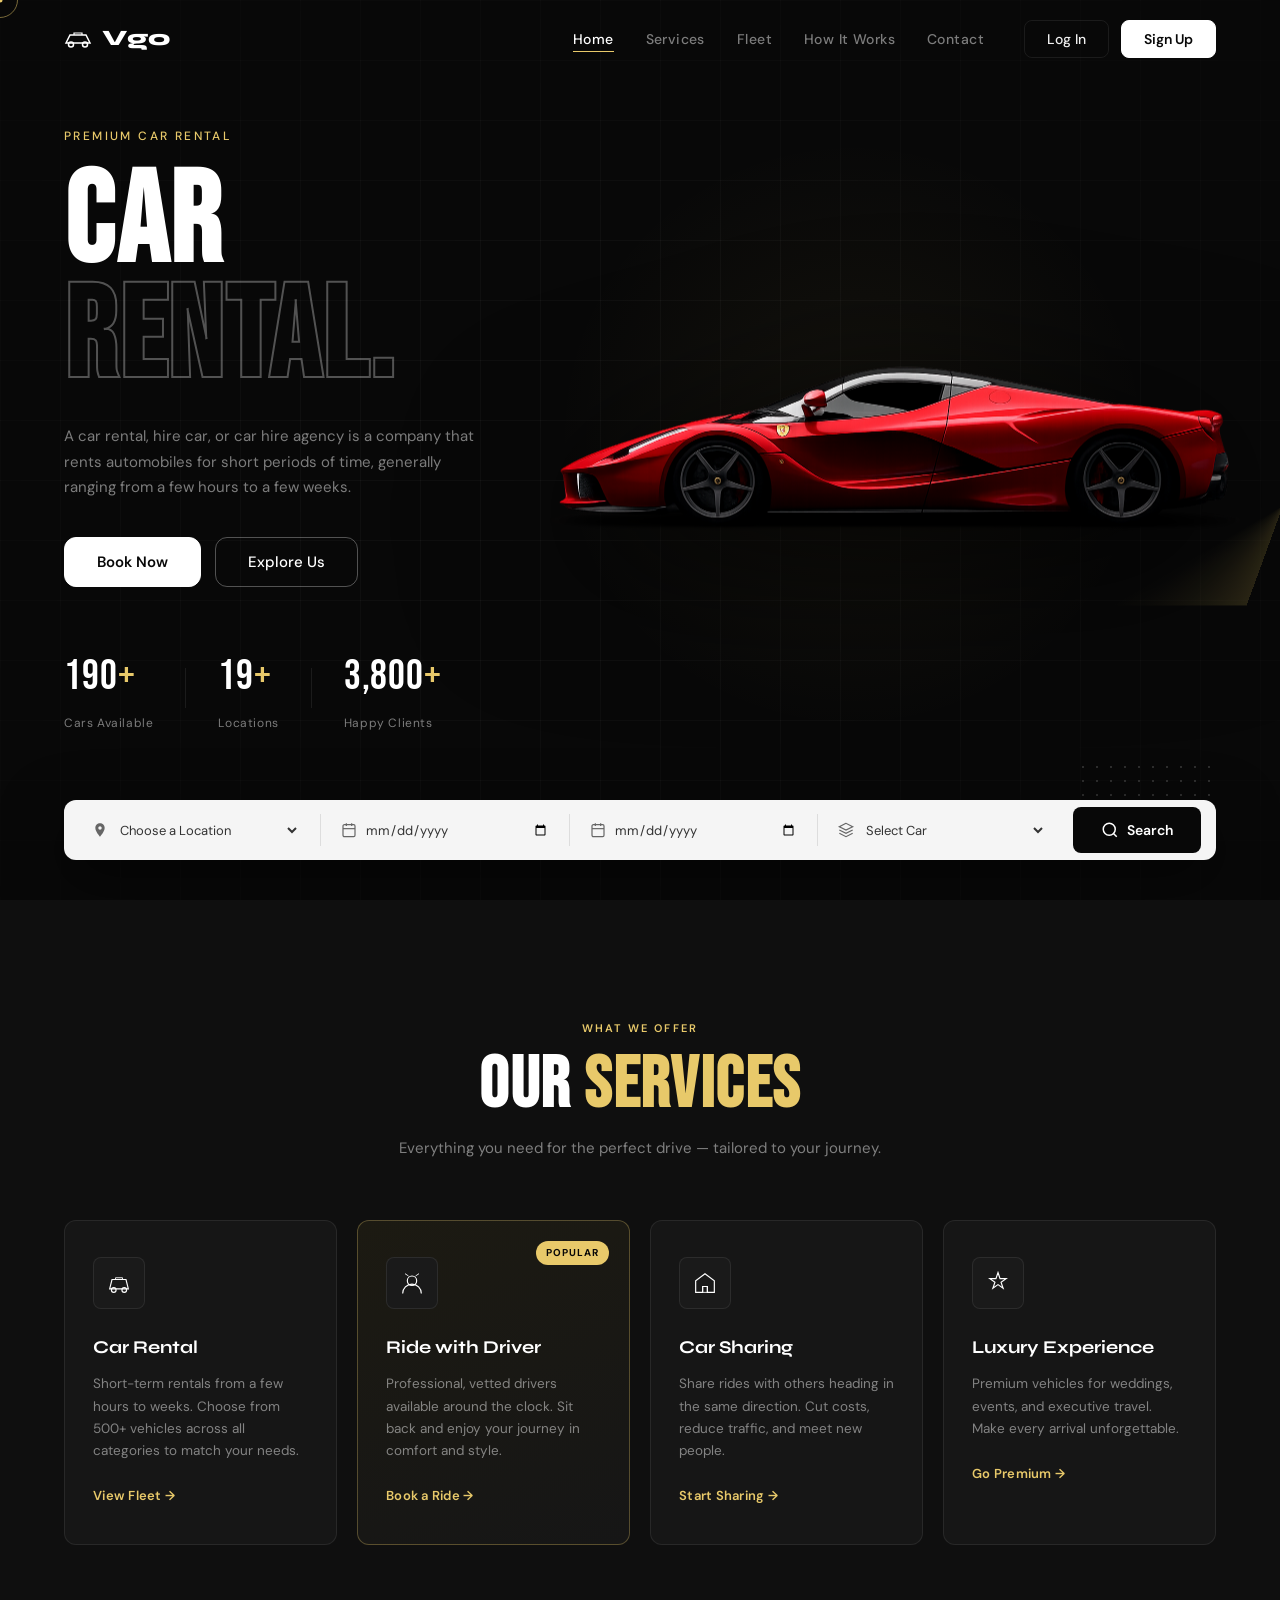
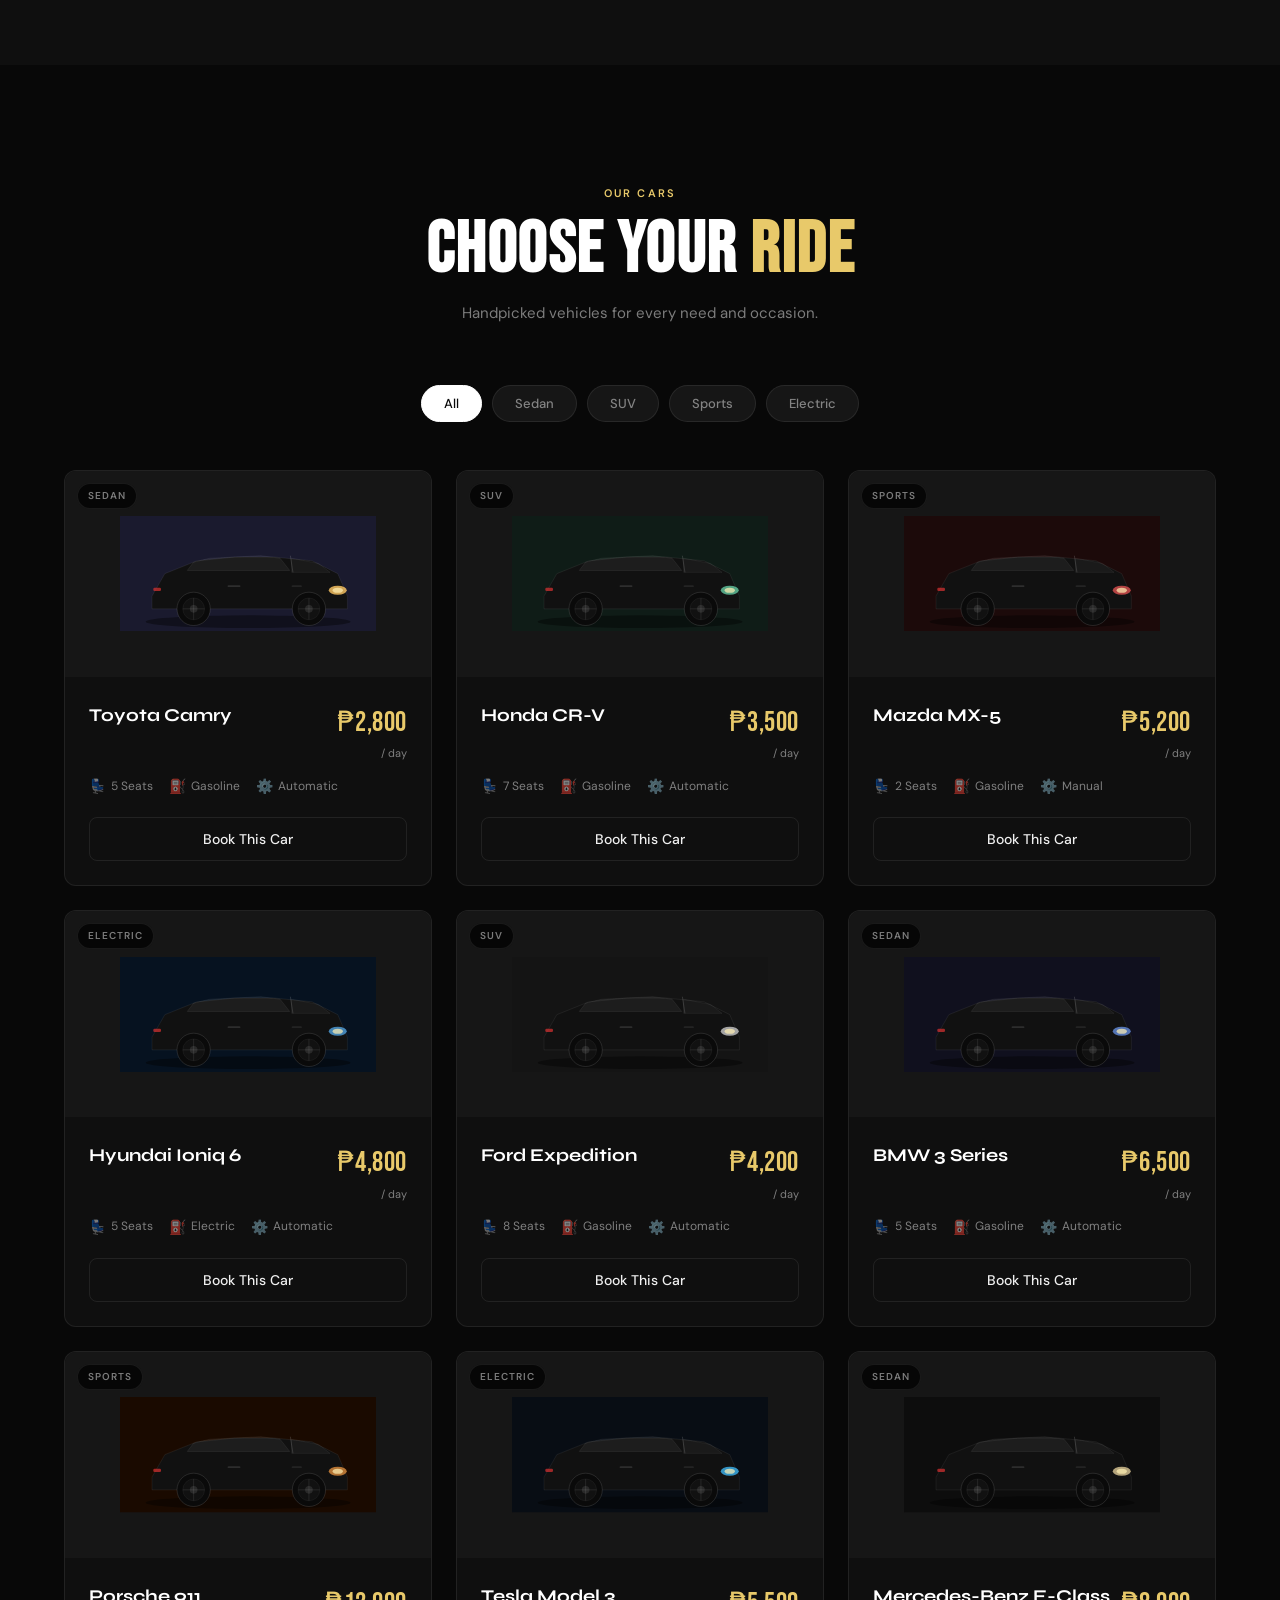
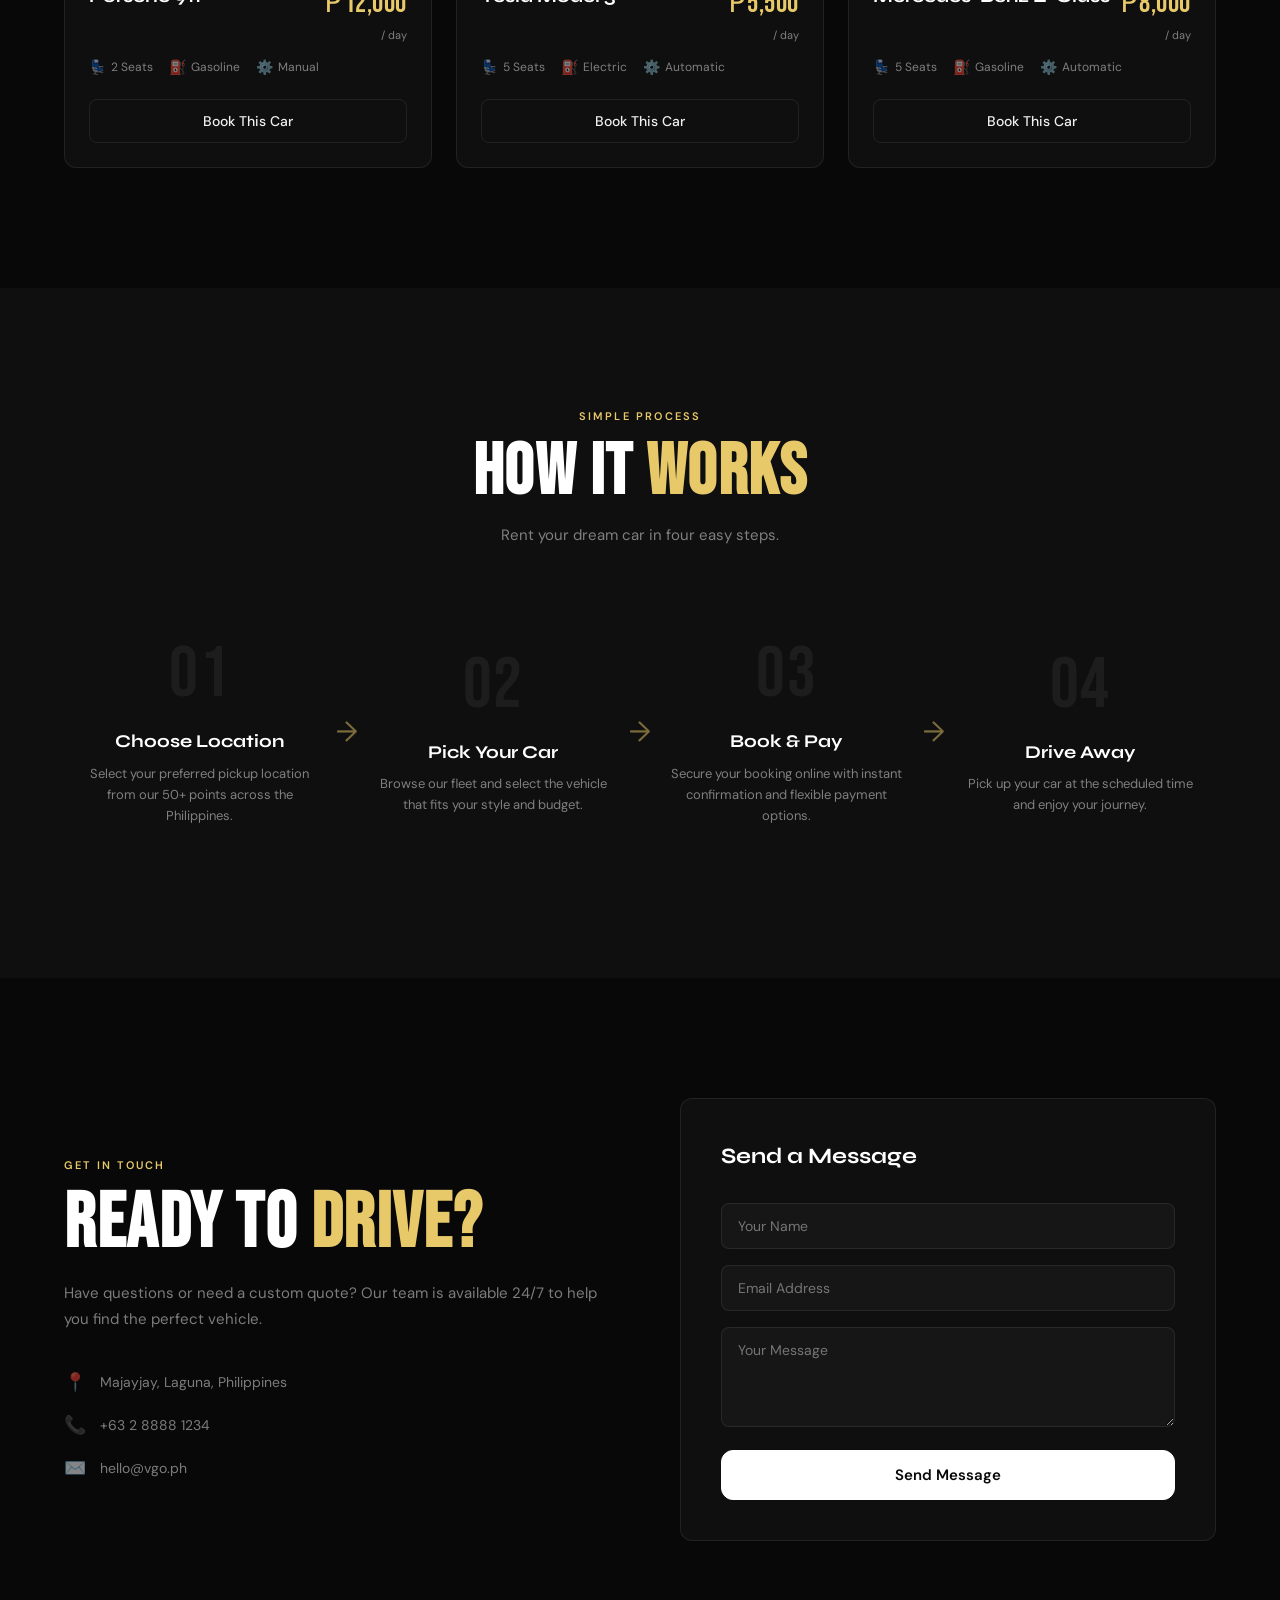
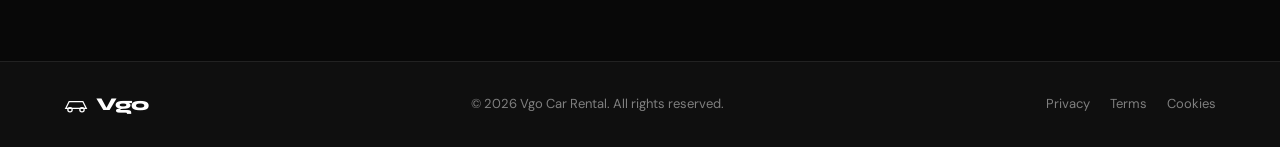
<file: landingpage-CarRental/index.html>
<!DOCTYPE html>
<html lang="en">
<head>
  <meta charset="UTF-8" />
  <meta name="viewport" content="width=device-width, initial-scale=1.0"/>
  <title>Vgo — Car Rental</title>
  <link rel="stylesheet" href="style.css" />
  <link href="https://fonts.googleapis.com/css2?family=Bebas+Neue&family=Syne:wght@400;600;700;800&family=DM+Sans:wght@300;400;500&display=swap" rel="stylesheet"/>
</head>
<body>

  <!-- CURSOR -->
  <div class="cursor" id="cursor"></div>
  <div class="cursor-dot" id="cursorDot"></div>

  <!-- PRELOADER -->
  <div class="preloader" id="preloader">
    <div class="preloader-text">VGO</div>
    <div class="preloader-bar"><div class="preloader-fill" id="preloaderFill"></div></div>
  </div>

  <!-- NAVBAR -->
  <nav class="navbar" id="navbar">
    <div class="nav-logo">
      <svg width="28" height="18" viewBox="0 0 28 18" fill="none">
        <path d="M2 13L6 5H22L26 13H2Z" stroke="white" stroke-width="1.5" fill="none"/>
        <circle cx="7" cy="14.5" r="2.5" stroke="white" stroke-width="1.5"/>
        <circle cx="21" cy="14.5" r="2.5" stroke="white" stroke-width="1.5"/>
        <path d="M10 5V3H18V5" stroke="white" stroke-width="1.2"/>
      </svg>
      <span>Vgo</span>
    </div>
    <ul class="nav-links">
      <li><a href="#home" class="active">Home</a></li>
      <li><a href="#services">Services</a></li>
      <li><a href="#fleet">Fleet</a></li>
      <li><a href="#how">How It Works</a></li>
      <li><a href="#contact">Contact</a></li>
    </ul>
    <div class="nav-actions">
      <button class="btn-ghost" onclick="openModal('loginModal')">Log In</button>
      <button class="btn-solid" onclick="openModal('signupModal')">Sign Up</button>
    </div>
    <button class="hamburger" id="hamburger">
      <span></span><span></span><span></span>
    </button>
  </nav>

  <!-- MOBILE MENU -->
  <div class="mobile-menu" id="mobileMenu">
    <ul>
      <li><a href="#home" onclick="closeMobileMenu()">Home</a></li>
      <li><a href="#services" onclick="closeMobileMenu()">Services</a></li>
      <li><a href="#fleet" onclick="closeMobileMenu()">Fleet</a></li>
      <li><a href="#how" onclick="closeMobileMenu()">How It Works</a></li>
      <li><a href="#contact" onclick="closeMobileMenu()">Contact</a></li>
    </ul>
    <div class="mobile-actions">
      <button class="btn-ghost" onclick="openModal('loginModal'); closeMobileMenu()">Log In</button>
      <button class="btn-solid" onclick="openModal('signupModal'); closeMobileMenu()">Sign Up</button>
    </div>
  </div>

  <!-- HERO -->
  <section class="hero" id="home">
    <div class="hero-bg">
      <div class="hero-grid"></div>
      <div class="hero-glow"></div>
    </div>
    <div class="hero-content">
      <div class="hero-label">Premium Car Rental</div>
      <h1 class="hero-title">
        <span class="line" data-text="Car">Car</span>
        <span class="line accent" data-text="rental.">rental.</span>
      </h1>
      <p class="hero-desc">A car rental, hire car, or car hire agency is a company that rents automobiles for short periods of time, generally ranging from a few hours to a few weeks.</p>
      <div class="hero-btns">
        <button class="btn-solid large" onclick="scrollToSearch()">Book Now</button>
        <button class="btn-outline large" onclick="document.getElementById('fleet').scrollIntoView({behavior:'smooth'})">Explore Us</button>
      </div>
      <div class="hero-stats">
        <div class="stat"><span class="stat-num" data-target="500">0</span><span>+</span><div class="stat-label">Cars Available</div></div>
        <div class="stat-divider"></div>
        <div class="stat"><span class="stat-num" data-target="50">0</span><span>+</span><div class="stat-label">Locations</div></div>
        <div class="stat-divider"></div>
        <div class="stat"><span class="stat-num" data-target="10000">0</span><span>+</span><div class="stat-label">Happy Clients</div></div>
      </div>
    </div>
    <div class="hero-car">
      <div class="car-spotlight"></div>
      <img src="hero.png" alt="Hero Car" class="car-image" />
        <!-- Car Body -->
        <ellipse cx="350" cy="290" rx="280" ry="18" fill="rgba(255,255,255,0.04)"/>
        <path d="M80 220 L120 160 L200 120 L280 108 L420 108 L500 120 L580 160 L620 220 L620 255 L80 255 Z" fill="#111" stroke="rgba(255,255,255,0.12)" stroke-width="1.5"/>
        <!-- Windows -->
        <path d="M200 125 L240 118 L360 112 L400 118 L420 145 L190 145 Z" fill="rgba(255,255,255,0.06)" stroke="rgba(255,255,255,0.15)" stroke-width="1"/>
        <path d="M425 118 L490 125 L515 145 L425 145 Z" fill="rgba(255,255,255,0.04)" stroke="rgba(255,255,255,0.12)" stroke-width="1"/>
        <!-- Window divider -->
        <line x1="420" y1="112" x2="425" y2="145" stroke="rgba(255,255,255,0.2)" stroke-width="2"/>
        <!-- Roof detail -->
        <path d="M190 145 L515 145" stroke="rgba(255,255,255,0.08)" stroke-width="1"/>
        <!-- Headlight glow -->
        <ellipse cx="595" cy="200" rx="22" ry="12" fill="rgba(255,220,100,0.25)"/>
        <ellipse cx="595" cy="200" rx="12" ry="6" fill="rgba(255,230,150,0.5)"/>
        <path d="M612 195 L660 185 L665 195 L612 205 Z" fill="rgba(255,220,100,0.15)"/>
        <!-- Tail light -->
        <rect x="82" y="195" width="20" height="8" rx="2" fill="rgba(220,50,50,0.6)"/>
        <!-- Wheels -->
        <circle cx="195" cy="255" r="42" fill="#0a0a0a" stroke="rgba(255,255,255,0.15)" stroke-width="2"/>
        <circle cx="195" cy="255" r="28" fill="#111" stroke="rgba(255,255,255,0.1)" stroke-width="1.5"/>
        <circle cx="195" cy="255" r="10" fill="rgba(255,255,255,0.12)"/>
        <!-- Wheel spokes -->
        <line x1="195" y1="227" x2="195" y2="283" stroke="rgba(255,255,255,0.12)" stroke-width="2"/>
        <line x1="167" y1="255" x2="223" y2="255" stroke="rgba(255,255,255,0.12)" stroke-width="2"/>
        <line x1="175" y1="235" x2="215" y2="275" stroke="rgba(255,255,255,0.08)" stroke-width="1.5"/>
        <line x1="215" y1="235" x2="175" y2="275" stroke="rgba(255,255,255,0.08)" stroke-width="1.5"/>
        <circle cx="510" cy="255" r="42" fill="#0a0a0a" stroke="rgba(255,255,255,0.15)" stroke-width="2"/>
        <circle cx="510" cy="255" r="28" fill="#111" stroke="rgba(255,255,255,0.1)" stroke-width="1.5"/>
        <circle cx="510" cy="255" r="10" fill="rgba(255,255,255,0.12)"/>
        <line x1="510" y1="227" x2="510" y2="283" stroke="rgba(255,255,255,0.12)" stroke-width="2"/>
        <line x1="482" y1="255" x2="538" y2="255" stroke="rgba(255,255,255,0.12)" stroke-width="2"/>
        <line x1="490" y1="235" x2="530" y2="275" stroke="rgba(255,255,255,0.08)" stroke-width="1.5"/>
        <line x1="530" y1="235" x2="490" y2="275" stroke="rgba(255,255,255,0.08)" stroke-width="1.5"/>
        <!-- Door line -->
        <path d="M240 148 L280 255" stroke="rgba(255,255,255,0.07)" stroke-width="1"/>
        <path d="M420 148 L445 255" stroke="rgba(255,255,255,0.07)" stroke-width="1"/>
        <!-- Handle -->
        <rect x="300" y="190" width="30" height="5" rx="2.5" fill="rgba(255,255,255,0.15)"/>
        <rect x="450" y="190" width="25" height="5" rx="2.5" fill="rgba(255,255,255,0.1)"/>
        <!-- Side mirror -->
        <path d="M125 170 L140 162 L145 175 L125 178 Z" fill="rgba(255,255,255,0.1)" stroke="rgba(255,255,255,0.1)" stroke-width="1"/>
        <!-- Ground reflection -->
        <path d="M100 270 Q350 265 600 270" stroke="rgba(255,255,255,0.04)" stroke-width="6" fill="none"/>
      </svg>
    </div>

    <!-- SEARCH BAR -->
    <div class="search-bar" id="searchBar">
      <div class="search-field">
        <svg width="16" height="16" viewBox="0 0 24 24" fill="none"><path d="M12 2C8.13 2 5 5.13 5 9c0 5.25 7 13 7 13s7-7.75 7-13c0-3.87-3.13-7-7-7zm0 9.5c-1.38 0-2.5-1.12-2.5-2.5s1.12-2.5 2.5-2.5 2.5 1.12 2.5 2.5-1.12 2.5-2.5 2.5z" fill="currentColor"/></svg>
        <select id="locationSelect">
          <option value="">Choose a Location</option>
          <option>Manila, NCR</option>
          <option>Cebu City</option>
          <option>Davao City</option>
          <option>Quezon City</option>
          <option>Makati City</option>
          <option>Pasig City</option>
          <option>Taguig City</option>
        </select>
      </div>
      <div class="search-divider"></div>
      <div class="search-field">
        <svg width="16" height="16" viewBox="0 0 24 24" fill="none"><rect x="3" y="4" width="18" height="18" rx="2" stroke="currentColor" stroke-width="1.8" fill="none"/><line x1="16" y1="2" x2="16" y2="6" stroke="currentColor" stroke-width="1.8"/><line x1="8" y1="2" x2="8" y2="6" stroke="currentColor" stroke-width="1.8"/><line x1="3" y1="10" x2="21" y2="10" stroke="currentColor" stroke-width="1.8"/></svg>
        <input type="date" id="pickupDate" placeholder="Pick-up Date"/>
      </div>
      <div class="search-divider"></div>
      <div class="search-field">
        <svg width="16" height="16" viewBox="0 0 24 24" fill="none"><rect x="3" y="4" width="18" height="18" rx="2" stroke="currentColor" stroke-width="1.8" fill="none"/><line x1="16" y1="2" x2="16" y2="6" stroke="currentColor" stroke-width="1.8"/><line x1="8" y1="2" x2="8" y2="6" stroke="currentColor" stroke-width="1.8"/><line x1="3" y1="10" x2="21" y2="10" stroke="currentColor" stroke-width="1.8"/></svg>
        <input type="date" id="returnDate" placeholder="Return Date"/>
      </div>
      <div class="search-divider"></div>
      <div class="search-field">
        <svg width="16" height="16" viewBox="0 0 24 24" fill="none"><path d="M12 2L2 7l10 5 10-5-10-5zM2 17l10 5 10-5M2 12l10 5 10-5" stroke="currentColor" stroke-width="1.8" fill="none"/></svg>
        <select id="carType">
          <option value="">Select Car</option>
          <option>Sedan</option>
          <option>SUV</option>
          <option>Sports</option>
          <option>Luxury</option>
          <option>Electric</option>
          <option>Van</option>
        </select>
      </div>
      <button class="search-btn" onclick="handleSearch()">
        <svg width="18" height="18" viewBox="0 0 24 24" fill="none"><circle cx="11" cy="11" r="8" stroke="white" stroke-width="2"/><path d="m21 21-4.35-4.35" stroke="white" stroke-width="2"/></svg>
        Search
      </button>
    </div>

    <!-- DOT PATTERN -->
    <div class="dot-pattern dot-br"></div>
  </section>

  <!-- SERVICES -->
  <section class="services" id="services">
    <div class="section-header">
      <div class="section-tag">What We Offer</div>
      <h2>Our <span class="accent-text">Services</span></h2>
      <p>Everything you need for the perfect drive — tailored to your journey.</p>
    </div>
    <div class="services-grid">
      <div class="service-card" data-delay="0">
        <div class="service-icon">
          <svg viewBox="0 0 48 48" fill="none"><path d="M8 34L12 18H36L40 34H8Z" stroke="white" stroke-width="2" fill="none"/><circle cx="15" cy="36" r="4" stroke="white" stroke-width="2"/><circle cx="33" cy="36" r="4" stroke="white" stroke-width="2"/><path d="M18 18V15H30V18" stroke="white" stroke-width="1.5"/></svg>
        </div>
        <h3>Car Rental</h3>
        <p>Short-term rentals from a few hours to weeks. Choose from 500+ vehicles across all categories to match your needs.</p>
        <a href="#fleet" class="service-link">View Fleet →</a>
      </div>
      <div class="service-card featured" data-delay="100">
        <div class="service-badge">Popular</div>
        <div class="service-icon">
          <svg viewBox="0 0 48 48" fill="none"><circle cx="24" cy="20" r="8" stroke="white" stroke-width="2" fill="none"/><path d="M8 42c0-8.837 7.163-16 16-16s16 7.163 16 16" stroke="white" stroke-width="2" fill="none"/><path d="M30 12l6-4M18 12l-6-4" stroke="white" stroke-width="1.5"/></svg>
        </div>
        <h3>Ride with Driver</h3>
        <p>Professional, vetted drivers available around the clock. Sit back and enjoy your journey in comfort and style.</p>
        <a href="#" class="service-link">Book a Ride →</a>
      </div>
      <div class="service-card" data-delay="200">
        <div class="service-icon">
          <svg viewBox="0 0 48 48" fill="none"><path d="M24 8L8 20v20h12v-10h8v10h12V20L24 8z" stroke="white" stroke-width="2" fill="none"/><rect x="20" y="30" width="8" height="10" stroke="white" stroke-width="1.5" fill="none"/></svg>
        </div>
        <h3>Car Sharing</h3>
        <p>Share rides with others heading in the same direction. Cut costs, reduce traffic, and meet new people.</p>
        <a href="#" class="service-link">Start Sharing →</a>
      </div>
      <div class="service-card" data-delay="300">
        <div class="service-icon">
          <svg viewBox="0 0 48 48" fill="none"><path d="M24 6l3.5 10.5H38l-8.75 6.25L32.75 33 24 26.75 15.25 33l3.5-10.25L10 16.5h10.5L24 6z" stroke="white" stroke-width="2" fill="none"/></svg>
        </div>
        <h3>Luxury Experience</h3>
        <p>Premium vehicles for weddings, events, and executive travel. Make every arrival unforgettable.</p>
        <a href="#" class="service-link">Go Premium →</a>
      </div>
    </div>
  </section>

  <!-- FLEET -->
  <section class="fleet" id="fleet">
    <div class="section-header">
      <div class="section-tag">Our Cars</div>
      <h2>Choose Your <span class="accent-text">Ride</span></h2>
      <p>Handpicked vehicles for every need and occasion.</p>
    </div>
    <div class="fleet-filters">
      <button class="filter-btn active" data-filter="all">All</button>
      <button class="filter-btn" data-filter="sedan">Sedan</button>
      <button class="filter-btn" data-filter="suv">SUV</button>
      <button class="filter-btn" data-filter="sports">Sports</button>
      <button class="filter-btn" data-filter="electric">Electric</button>
    </div>
    <div class="fleet-grid" id="fleetGrid">
      <!-- Populated by JS -->
    </div>
  </section>

  <!-- HOW IT WORKS -->
  <section class="how" id="how">
    <div class="section-header">
      <div class="section-tag">Simple Process</div>
      <h2>How It <span class="accent-text">Works</span></h2>
      <p>Rent your dream car in four easy steps.</p>
    </div>
    <div class="steps">
      <div class="step">
        <div class="step-num">01</div>
        <div class="step-content">
          <h3>Choose Location</h3>
          <p>Select your preferred pickup location from our 50+ points across the Philippines.</p>
        </div>
      </div>
      <div class="step-arrow">→</div>
      <div class="step">
        <div class="step-num">02</div>
        <div class="step-content">
          <h3>Pick Your Car</h3>
          <p>Browse our fleet and select the vehicle that fits your style and budget.</p>
        </div>
      </div>
      <div class="step-arrow">→</div>
      <div class="step">
        <div class="step-num">03</div>
        <div class="step-content">
          <h3>Book & Pay</h3>
          <p>Secure your booking online with instant confirmation and flexible payment options.</p>
        </div>
      </div>
      <div class="step-arrow">→</div>
      <div class="step">
        <div class="step-num">04</div>
        <div class="step-content">
          <h3>Drive Away</h3>
          <p>Pick up your car at the scheduled time and enjoy your journey.</p>
        </div>
      </div>
    </div>
  </section>

  <!-- CONTACT / FOOTER -->
  <section class="contact" id="contact">
    <div class="contact-inner">
      <div class="contact-text">
        <div class="section-tag">Get In Touch</div>
        <h2>Ready to <span class="accent-text">Drive?</span></h2>
        <p>Have questions or need a custom quote? Our team is available 24/7 to help you find the perfect vehicle.</p>
        <div class="contact-details">
          <div class="contact-item">
            <span class="contact-icon">📍</span>
            <span>Majayjay, Laguna, Philippines</span>
          </div>
          <div class="contact-item">
            <span class="contact-icon">📞</span>
            <span>+63 2 8888 1234</span>
          </div>
          <div class="contact-item">
            <span class="contact-icon">✉️</span>
            <span>hello@vgo.ph</span>
          </div>
        </div>
      </div>
      <div class="contact-form-wrap">
        <div class="contact-form">
          <h3>Send a Message</h3>
          <div class="form-group">
            <input type="text" id="contactName" placeholder="Your Name" />
          </div>
          <div class="form-group">
            <input type="email" id="contactEmail" placeholder="Email Address" />
          </div>
          <div class="form-group">
            <textarea id="contactMsg" placeholder="Your Message" rows="4"></textarea>
          </div>
          <button class="btn-solid large full" onclick="handleContact()">Send Message</button>
        </div>
      </div>
    </div>
  </section>

  <footer class="footer">
    <div class="footer-inner">
      <div class="footer-logo">
        <svg width="24" height="16" viewBox="0 0 28 18" fill="none"><path d="M2 13L6 5H22L26 13H2Z" stroke="white" stroke-width="1.5" fill="none"/><circle cx="7" cy="14.5" r="2.5" stroke="white" stroke-width="1.5"/><circle cx="21" cy="14.5" r="2.5" stroke="white" stroke-width="1.5"/></svg>
        <span>Vgo</span>
      </div>
      <p>© 2026 Vgo Car Rental. All rights reserved.</p>
      <div class="footer-links">
        <a href="#">Privacy</a>
        <a href="#">Terms</a>
        <a href="#">Cookies</a>
      </div>
    </div>
  </footer>

  <!-- MODALS -->
  <div class="modal-overlay" id="loginModal">
    <div class="modal">
      <button class="modal-close" onclick="closeModal('loginModal')">×</button>
      <h2>Welcome Back</h2>
      <p class="modal-sub">Log in to manage your bookings.</p>
      <div class="form-group"><input type="email" placeholder="Email Address" id="loginEmail"/></div>
      <div class="form-group"><input type="password" placeholder="Password" id="loginPassword"/></div>
      <button class="btn-solid large full" onclick="handleLogin()">Log In</button>
      <p class="modal-footer-text">Don't have an account? <a href="#" onclick="switchModal('loginModal','signupModal')">Sign Up</a></p>
    </div>
  </div>

  <div class="modal-overlay" id="signupModal">
    <div class="modal">
      <button class="modal-close" onclick="closeModal('signupModal')">×</button>
      <h2>Create Account</h2>
      <p class="modal-sub">Join Vgo and hit the road.</p>
      <div class="form-group"><input type="text" placeholder="Full Name" id="signupName"/></div>
      <div class="form-group"><input type="email" placeholder="Email Address" id="signupEmail"/></div>
      <div class="form-group"><input type="password" placeholder="Password" id="signupPassword"/></div>
      <button class="btn-solid large full" onclick="handleSignup()">Create Account</button>
      <p class="modal-footer-text">Already have an account? <a href="#" onclick="switchModal('signupModal','loginModal')">Log In</a></p>
    </div>
  </div>

  <!-- BOOKING MODAL -->
  <div class="modal-overlay" id="bookingModal">
    <div class="modal wide">
      <button class="modal-close" onclick="closeModal('bookingModal')">×</button>
      <div class="booking-header">
        <div>
          <h2 id="bookingCarName">Book Your Car</h2>
          <p class="modal-sub" id="bookingCarPrice"></p>
        </div>
      </div>
      <div class="booking-grid">
        <div class="form-group">
          <label>Pickup Location</label>
          <select id="bookLocation">
            <option>Manila, NCR</option>
            <option>Cebu City</option>
            <option>Davao City</option>
            <option>Quezon City</option>
            <option>Makati City</option>
          </select>
        </div>
        <div class="form-group">
          <label>Pickup Date</label>
          <input type="date" id="bookPickup"/>
        </div>
        <div class="form-group">
          <label>Return Date</label>
          <input type="date" id="bookReturn"/>
        </div>
        <div class="form-group">
          <label>Full Name</label>
          <input type="text" id="bookName" placeholder="Your full name"/>
        </div>
        <div class="form-group">
          <label>Phone Number</label>
          <input type="tel" id="bookPhone" placeholder="+63 912 345 6789"/>
        </div>
        <div class="form-group">
          <label>Payment Method</label>
          <select id="bookPayment">
            <option>GCash</option>
            <option>Credit/Debit Card</option>
            <option>Maya</option>
            <option>Cash on Pickup</option>
          </select>
        </div>
      </div>
      <div class="booking-summary" id="bookingSummary"></div>
      <button class="btn-solid large full" onclick="confirmBooking()">Confirm Booking</button>
    </div>
  </div>

  <!-- TOAST -->
  <div class="toast" id="toast"></div>

  <script src="app.js"></script>
</body>
</html>
</file>
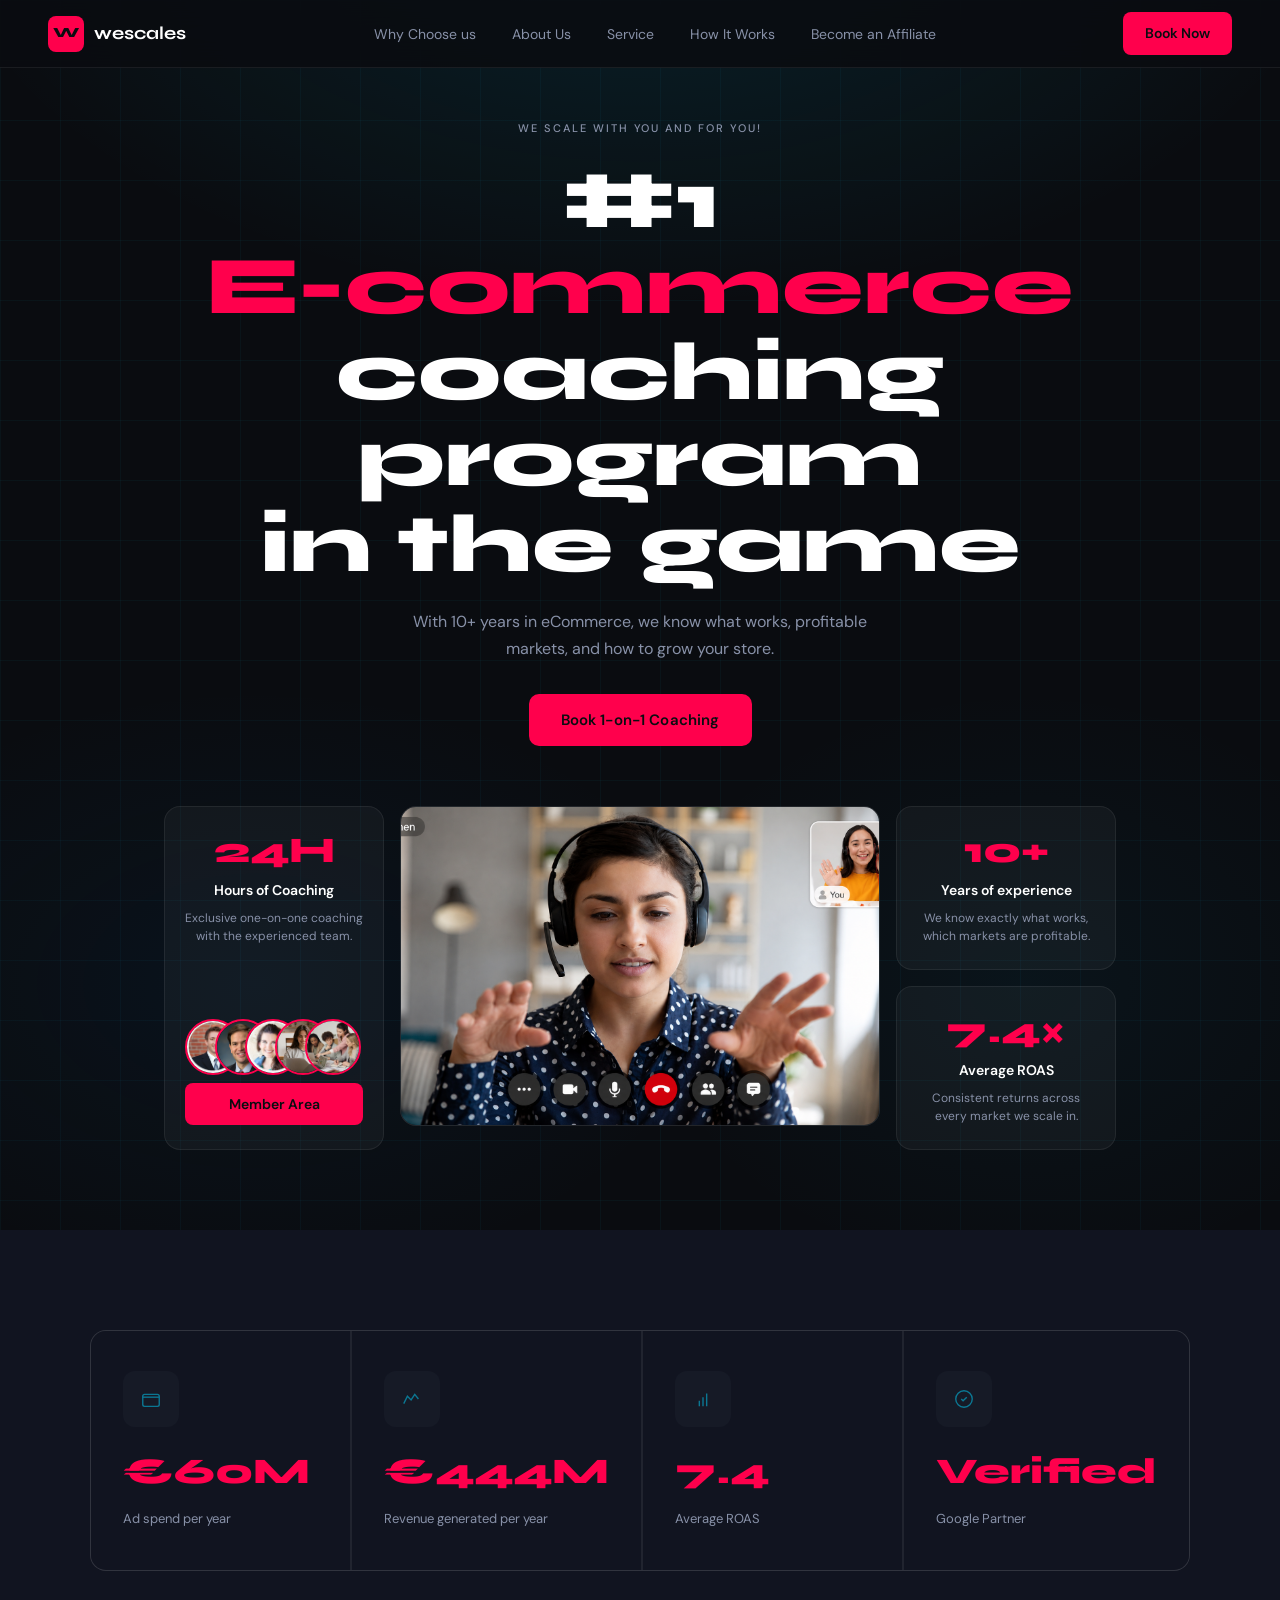
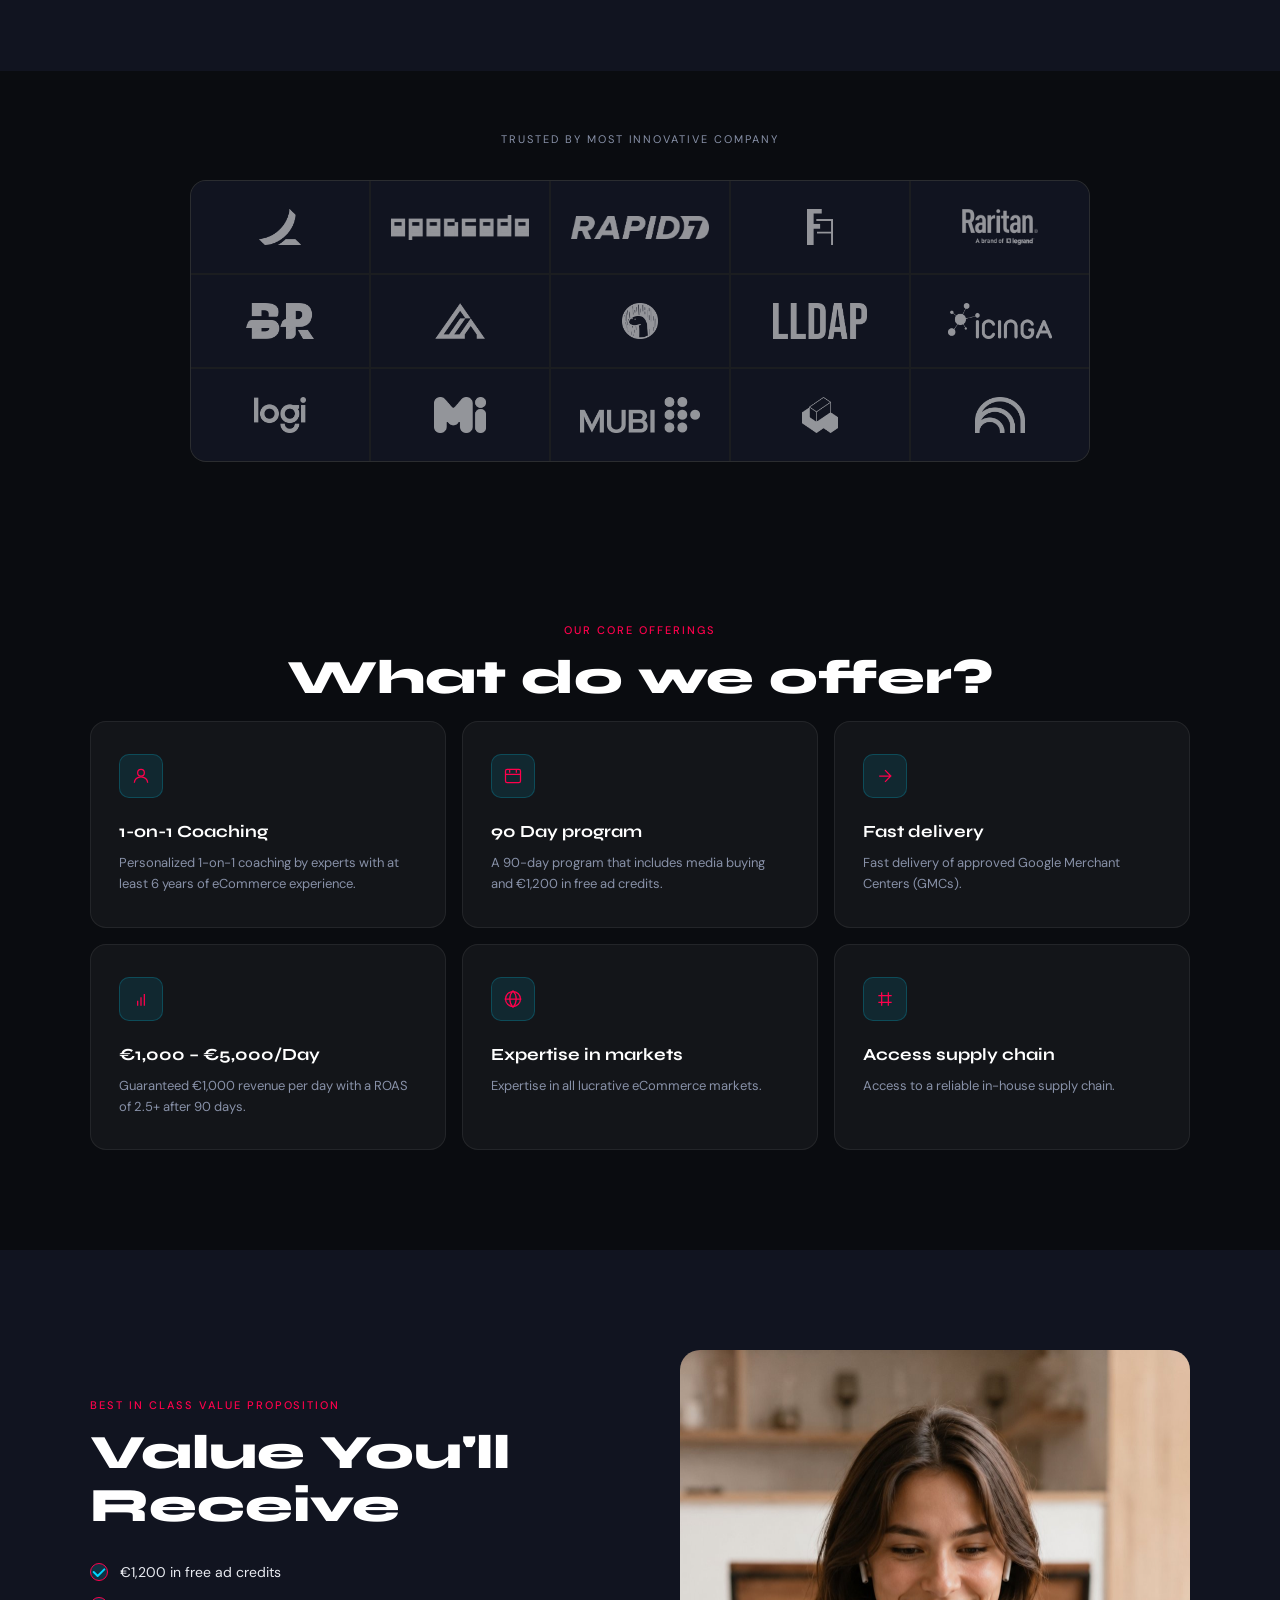
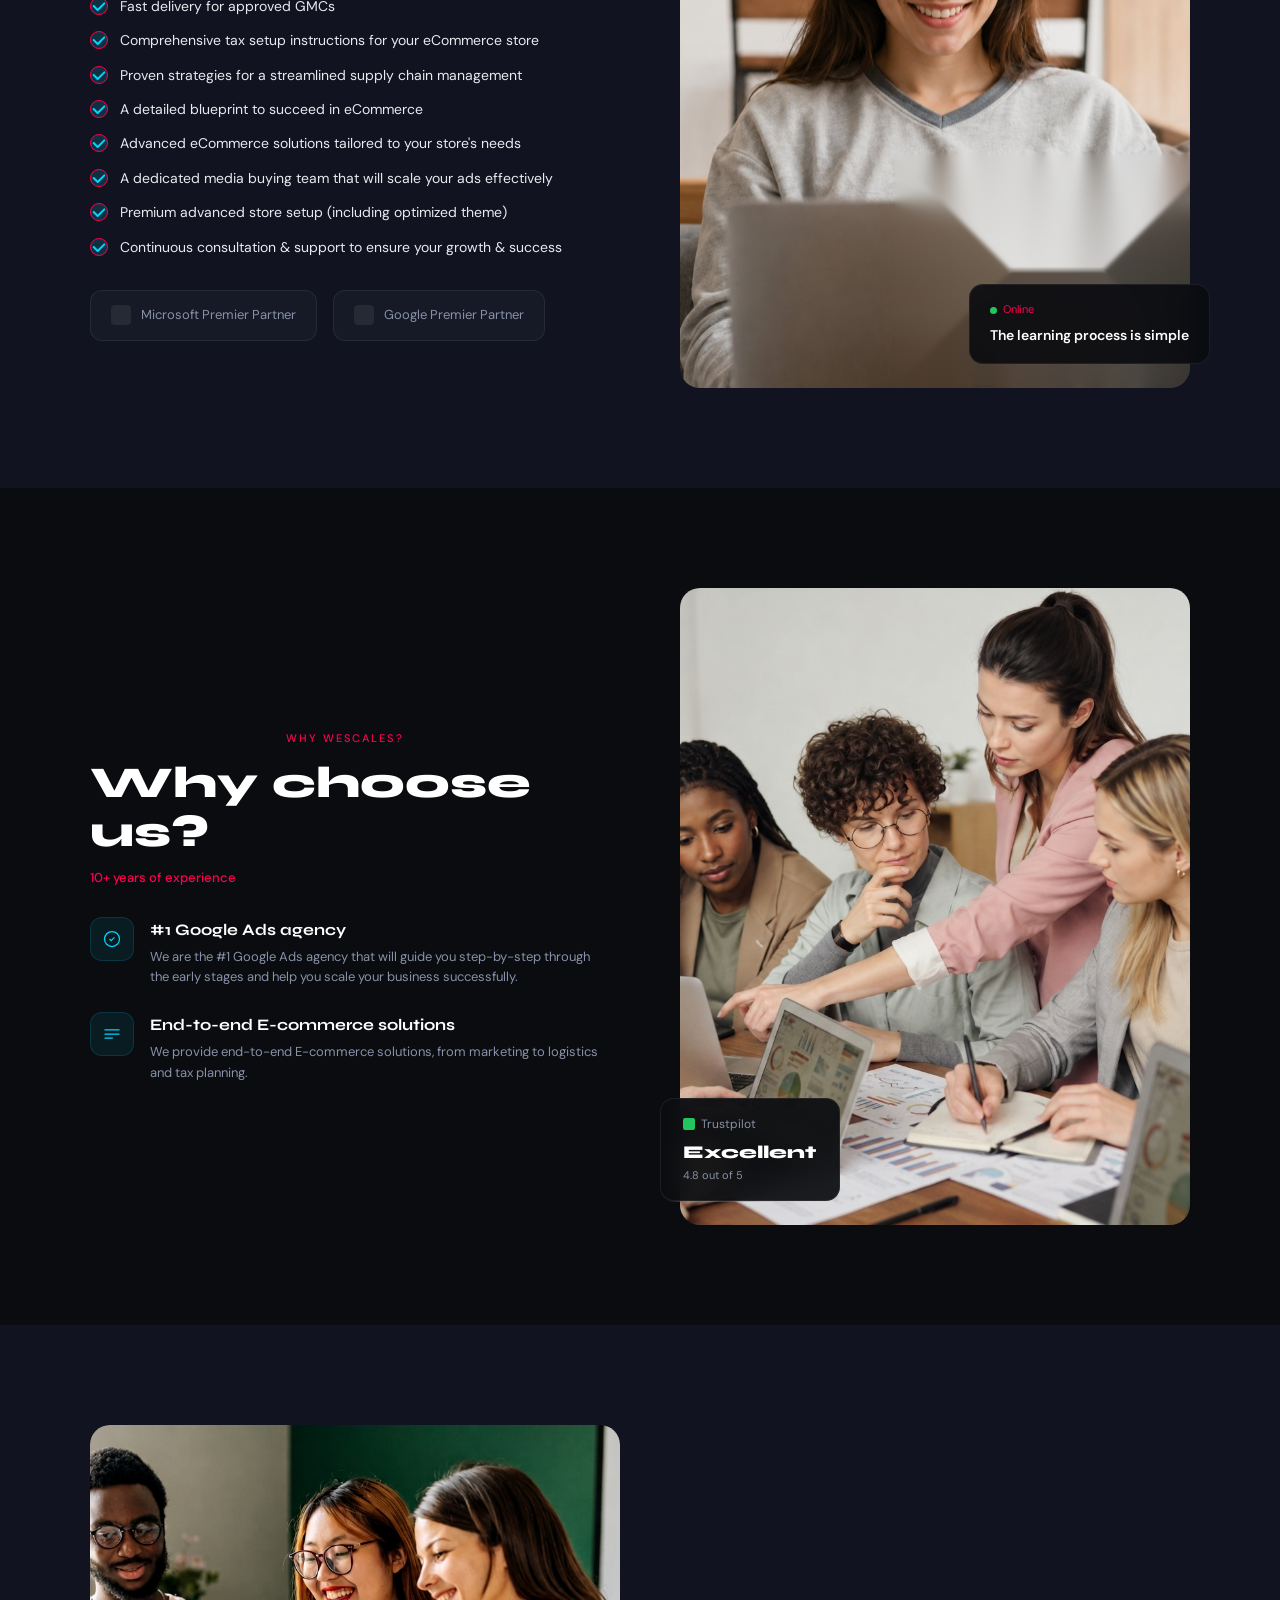
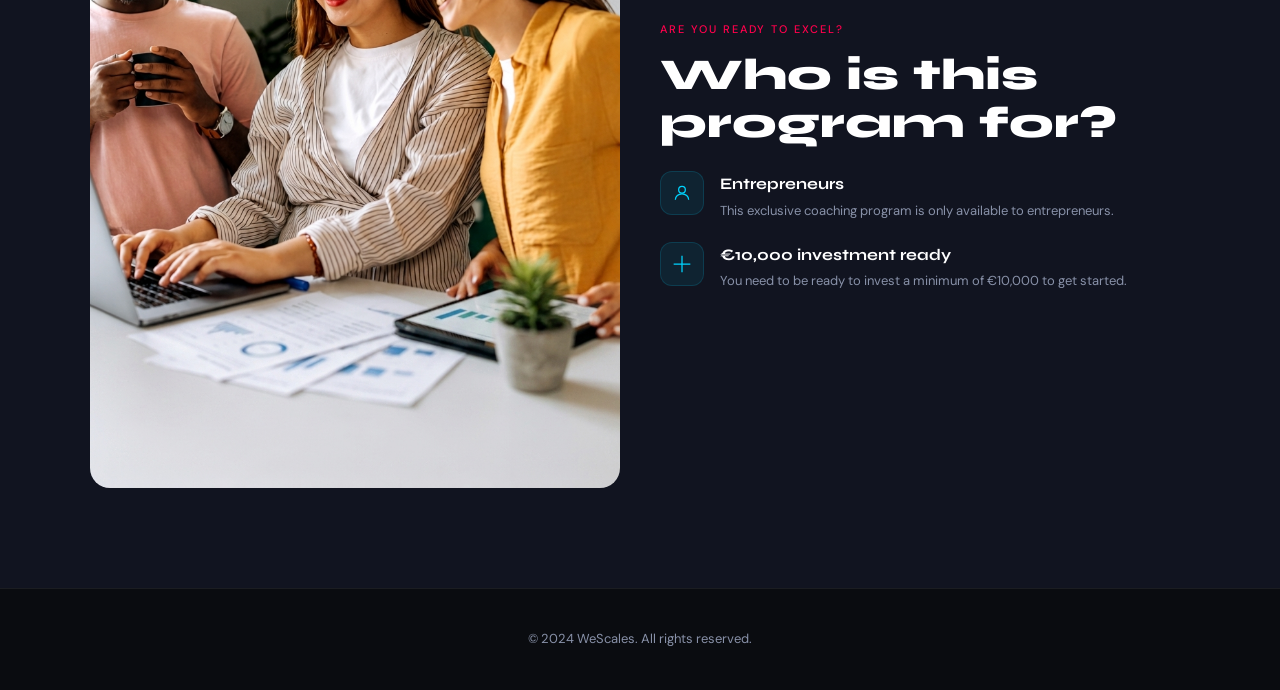
<file: landingpage-WeScales/index.html>
<!DOCTYPE html>
<html lang="en">
<head>
  <meta charset="UTF-8" />
  <meta name="viewport" content="width=device-width, initial-scale=1.0" />
  <title>WeScales – #1 E-commerce Coaching Program</title>
  <link rel="preconnect" href="https://fonts.googleapis.com" />
  <link rel="preconnect" href="https://fonts.gstatic.com" crossorigin />
  <link href="https://fonts.googleapis.com/css2?family=Syne:wght@400;600;700;800&family=DM+Sans:ital,wght@0,300;0,400;0,500;1,300&display=swap" rel="stylesheet" />
  <link rel="stylesheet" href="style.css">
</head>
<body>

  <!-- NAV -->
  <nav>
    <a href="#" class="nav-logo">
      <div class="nav-logo-icon">W</div>
      <span class="nav-logo-text">wescales</span>
    </a>
    <ul class="nav-links">
      <li><a href="#">Why Choose us</a></li>
      <li><a href="#">About Us</a></li>
      <li><a href="#">Service</a></li>
      <li><a href="#">How It Works</a></li>
      <li><a href="#">Become an Affiliate</a></li>
    </ul>
    <a href="#" class="btn-primary">Book Now</a>
  </nav>

  <!-- HERO -->
  <section class="hero" id="home">
    <p class="hero-eyebrow">We scale with you and for you!</p>
    <h1 class="hero-title">
      #1 <br><span class="accent">E-commerce</span><br />
      coaching program<br />
      in the game
    </h1>
    <p class="hero-sub">
      With 10+ years in eCommerce, we know what works, profitable markets, and how to grow your store.
    </p>
    <div class="hero-cta">
      <a href="#" class="btn-cta">Book 1-on-1 Coaching</a>
    </div>

    <div class="hero-cards">

      <!-- LEFT: Annual revenue card with circular icon -->
      <div class="bento-left">
        <div class="stat-card">
          <div class="stat-num">24H</div>
          <div class="stat-label">Hours of Coaching</div>
          <div class="stat-desc">Exclusive one-on-one coaching with the experienced team.</div>
          <!-- circular icon — replace src with your image -->
           
          <div class="stat-avatars">
            
            <div class="stat-avatar">
              
              <img src="images/hero/person1.png" alt=""
                onerror="this.style.display='none';" />
            </div>
            <div class="stat-avatar">
              <img src="images/hero/person2.png" alt=""
                onerror="this.style.display='none';" />
            </div>
            <div class="stat-avatar">
              <img src="images/hero/person3.png" alt=""
                onerror="this.style.display='none';" />
            </div>

                <div class="stat-avatar">
              <img src="images/hero/hero-value.png" alt=""
                onerror="this.style.display='none';" />
            </div>
            
            <div class="stat-avatar">
              <img src="images/hero/hero-whyus.png" alt=""
                onerror="this.style.display='none';" />
            </div>
          </div>
           <a href="#" class="btn-primary">Member Area</a>

        </div>
      </div>

      <!-- CENTER: coaching video/image -->
      <div class="hero-video-card">
        <img
          src="images/hero/hero-coaching.png"
          alt="Coaching session"
          class="img-placeholder"
          onerror="this.style.display='none'; this.nextElementSibling.style.display='flex';"
        />
        <div class="img-placeholder-box" style="display:none;">
          Place coaching session image here
        </div>
      </div>

      <!-- RIGHT: 10+ card + new second card below it -->
      <div class="bento-right">
        <div class="stat-card">
          <div class="stat-num">10+</div>
          <div class="stat-label">Years of experience</div>
          <div class="stat-desc">We know exactly what works, which markets are profitable.</div>
        </div>

        <div class="stat-card">
          <div class="stat-num">7.4×</div>
          <div class="stat-label">Average ROAS</div>
          <div class="stat-desc">Consistent returns across every market we scale in.</div>
        </div>
      </div>

    </div>
  </section>

  <!-- STATS -->
  <section class="stats-section">
    <div class="container">
      <div class="stats-grid reveal">
        <div class="stats-grid-item">
          <div class="big-icon">
            <svg width="22" height="22" fill="none" viewBox="0 0 24 24" stroke="#00d4ff" stroke-width="1.5"><rect x="3" y="7" width="18" height="13" rx="2"/><path d="M3 10h18"/></svg>
          </div>
          <div class="big-num">€60M</div>
          <div class="big-label">Ad spend per year</div>
        </div>
        <div class="stats-grid-item">
          <div class="big-icon">
            <svg width="22" height="22" fill="none" viewBox="0 0 24 24" stroke="#00d4ff" stroke-width="1.5"><path d="M3 17l4-8 4 4 4-6 4 5"/></svg>
          </div>
          <div class="big-num">€444M</div>
          <div class="big-label">Revenue generated per year</div>
        </div>
        <div class="stats-grid-item">
          <div class="big-icon">
            <svg width="22" height="22" fill="none" viewBox="0 0 24 24" stroke="#00d4ff" stroke-width="1.5"><path d="M12 20V10m-4 10V14m8 6V6"/></svg>
          </div>
          <div class="big-num">7.4</div>
          <div class="big-label">Average ROAS</div>
        </div>
        <div class="stats-grid-item">
          <div class="big-icon">
            <svg width="22" height="22" fill="none" viewBox="0 0 24 24" stroke="#00d4ff" stroke-width="1.5"><path d="M9 12l2 2 4-4"/><circle cx="12" cy="12" r="9"/></svg>
          </div>
          <div class="big-num">Verified</div>
          <div class="big-label">Google Partner</div>
        </div>
      </div>
    </div>
  </section>

  <!-- TRUSTED LOGOS -->
  <section class="logos-section">
    <div class="container">
      <p class="logos-eyebrow">Trusted by most innovative company</p>
      <div class="logos-grid reveal">
        <div class="logo-cell"><img src="images/company/anything-llm.png" alt="Logo" onerror="this.style.display='none'; this.nextElementSibling.style.display='block';" /><span class="logo-cell-placeholder" style="display:none;">Logo</span></div>
        <div class="logo-cell"><img src="images/company/anytype.png" alt="Logo" onerror="this.style.display='none'; this.nextElementSibling.style.display='block';" /><span class="logo-cell-placeholder" style="display:none;">Logo</span></div>
        <div class="logo-cell"><img src="images/company/cal-com.png" alt="Logo" onerror="this.style.display='none'; this.nextElementSibling.style.display='block';" /><span class="logo-cell-placeholder" style="display:none;">Logo</span></div>
        <div class="logo-cell"><img src="images/company/mcp.png" alt="Logo" onerror="this.style.display='none'; this.nextElementSibling.style.display='block';" /><span class="logo-cell-placeholder" style="display:none;">Logo</span></div>
        <div class="logo-cell"><img src="images/company/bastillion.png" alt="Logo" onerror="this.style.display='none'; this.nextElementSibling.style.display='block';" /><span class="logo-cell-placeholder" style="display:none;">Logo</span></div>
        <div class="logo-cell"><img src="images/company/biblioreads-light.png" alt="Logo" onerror="this.style.display='none'; this.nextElementSibling.style.display='block';" /><span class="logo-cell-placeholder" style="display:none;">Logo</span></div>
        <div class="logo-cell"><img src="images/company/black-forest-labs-dark.png" alt="Logo" onerror="this.style.display='none'; this.nextElementSibling.style.display='block';" /><span class="logo-cell-placeholder" style="display:none;">Logo</span></div>
        <div class="logo-cell"><img src="images/company/deno-light.png" alt="Logo" onerror="this.style.display='none'; this.nextElementSibling.style.display='block';" /><span class="logo-cell-placeholder" style="display:none;">Logo</span></div>
        <div class="logo-cell"><img src="images/company/freebox-ultra.png" alt="Logo" onerror="this.style.display='none'; this.nextElementSibling.style.display='block';" /><span class="logo-cell-placeholder" style="display:none;">Logo</span></div>
        <div class="logo-cell"><img src="images/company/icinga-full-light.png" alt="Logo" onerror="this.style.display='none'; this.nextElementSibling.style.display='block';" /><span class="logo-cell-placeholder" style="display:none;">Logo</span></div>
        <div class="logo-cell"><img src="images/company/logitech-light.png" alt="Logo" onerror="this.style.display='none'; this.nextElementSibling.style.display='block';" /><span class="logo-cell-placeholder" style="display:none;">Logo</span></div>
        <div class="logo-cell"><img src="images/company/misskey-light.png" alt="Logo" onerror="this.style.display='none'; this.nextElementSibling.style.display='block';" /><span class="logo-cell-placeholder" style="display:none;">Logo</span></div>
        <div class="logo-cell"><img src="images/company/mubi-dark.png" alt="Logo" onerror="this.style.display='none'; this.nextElementSibling.style.display='block';" /><span class="logo-cell-placeholder" style="display:none;">Logo</span></div>
        <div class="logo-cell"><img src="images/company/nocobase-light.png" alt="Logo" onerror="this.style.display='none'; this.nextElementSibling.style.display='block';" /><span class="logo-cell-placeholder" style="display:none;">Logo</span></div>
        <div class="logo-cell"><img src="images/company/notebook-lm-dark.png" alt="Logo" onerror="this.style.display='none'; this.nextElementSibling.style.display='block';" /><span class="logo-cell-placeholder" style="display:none;">Logo</span></div>
      </div>
    </div>
  </section>

  <!-- OFFERINGS -->
  <section class="offerings-section" id="services">
    <div class="container">
      <p class="section-eyebrow">Our core offerings</p>
      <h2 class="section-title">What do we offer?</h2>
      <div class="offerings-grid reveal">
        <div class="offering-card">
          <div class="offering-icon"><svg width="20" height="20" fill="none" viewBox="0 0 24 24" stroke="currentColor" stroke-width="1.5"><circle cx="12" cy="8" r="4"/><path d="M4 20c0-4 3.6-7 8-7s8 3 8 7"/></svg></div>
          <h3>1-on-1 Coaching</h3>
          <p>Personalized 1-on-1 coaching by experts with at least 6 years of eCommerce experience.</p>
        </div>
        <div class="offering-card">
          <div class="offering-icon"><svg width="20" height="20" fill="none" viewBox="0 0 24 24" stroke="currentColor" stroke-width="1.5"><rect x="3" y="4" width="18" height="16" rx="2"/><path d="M8 4v4M16 4v4M3 10h18"/></svg></div>
          <h3>90 Day program</h3>
          <p>A 90-day program that includes media buying and €1,200 in free ad credits.</p>
        </div>
        <div class="offering-card">
          <div class="offering-icon"><svg width="20" height="20" fill="none" viewBox="0 0 24 24" stroke="currentColor" stroke-width="1.5"><path d="M5 12h14M12 5l7 7-7 7"/></svg></div>
          <h3>Fast delivery</h3>
          <p>Fast delivery of approved Google Merchant Centers (GMCs).</p>
        </div>
        <div class="offering-card">
          <div class="offering-icon"><svg width="20" height="20" fill="none" viewBox="0 0 24 24" stroke="currentColor" stroke-width="1.5"><path d="M12 20V10m-4 10V14m8 6V6"/></svg></div>
          <h3>€1,000 – €5,000/Day</h3>
          <p>Guaranteed €1,000 revenue per day with a ROAS of 2.5+ after 90 days.</p>
        </div>
        <div class="offering-card">
          <div class="offering-icon"><svg width="20" height="20" fill="none" viewBox="0 0 24 24" stroke="currentColor" stroke-width="1.5"><circle cx="12" cy="12" r="9"/><path d="M2 12h20M12 2a15 15 0 010 20M12 2a15 15 0 000 20"/></svg></div>
          <h3>Expertise in markets</h3>
          <p>Expertise in all lucrative eCommerce markets.</p>
        </div>
        <div class="offering-card">
          <div class="offering-icon"><svg width="20" height="20" fill="none" viewBox="0 0 24 24" stroke="currentColor" stroke-width="1.5"><path d="M4 8h16M4 16h16M8 4v16M16 4v16"/></svg></div>
          <h3>Access supply chain</h3>
          <p>Access to a reliable in-house supply chain.</p>
        </div>
      </div>
    </div>
  </section>

  <!-- VALUE -->
  <section class="value-section" id="about">
    <div class="container">
      <div class="value-inner">
        <div class="value-left reveal">
          <p class="section-eyebrow">Best in class value proposition</p>
          <h2 class="section-title">Value You'll Receive</h2>
          <ul class="value-list">
            <li>€1,200 in free ad credits</li>
            <li>Fast delivery for approved GMCs</li>
            <li>Comprehensive tax setup instructions for your eCommerce store</li>
            <li>Proven strategies for a streamlined supply chain management</li>
            <li>A detailed blueprint to succeed in eCommerce</li>
            <li>Advanced eCommerce solutions tailored to your store's needs</li>
            <li>A dedicated media buying team that will scale your ads effectively</li>
            <li>Premium advanced store setup (including optimized theme)</li>
            <li>Continuous consultation &amp; support to ensure your growth &amp; success</li>
          </ul>
          <div class="partner-badges">
            <div class="badge"><div class="badge-logo-placeholder"></div>Microsoft Premier Partner</div>
            <div class="badge"><div class="badge-logo-placeholder"></div>Google Premier Partner</div>
          </div>
        </div>
        <div class="value-right reveal">
          <div class="value-img-wrap">
            <img src="images/hero/hero-value.png" alt="Place value coaching image here" onerror="this.style.display='none'; this.nextElementSibling.style.display='flex';" />
            <div class="img-placeholder-box" style="display:none;">Place coaching image here</div>
          </div>
          <div class="value-badge-float">
            <div class="online-dot"><span class="dot-green"></span> Online</div>
            <p>The learning process is simple</p>
          </div>
        </div>
      </div>
    </div>
  </section>

  <!-- WHY US -->
  <section class="why-section" id="why">
    <div class="container">
      <div class="why-inner">
        <div class="why-left reveal">
          <p class="section-eyebrow">Why WeScales?</p>
          <h2>Why choose us?</h2>
          <p class="why-exp">10+ years of experience</p>
          <div class="why-points">
            <div class="why-point">
              <div class="why-point-icon"><svg width="20" height="20" fill="none" viewBox="0 0 24 24" stroke="#00d4ff" stroke-width="1.5"><circle cx="12" cy="12" r="9"/><path d="M9 12l2 2 4-4"/></svg></div>
              <div>
                <h4>#1 Google Ads agency</h4>
                <p>We are the #1 Google Ads agency that will guide you step-by-step through the early stages and help you scale your business successfully.</p>
              </div>
            </div>
            <div class="why-point">
              <div class="why-point-icon"><svg width="20" height="20" fill="none" viewBox="0 0 24 24" stroke="#00d4ff" stroke-width="1.5"><path d="M3 7h18M3 12h18M3 17h10"/></svg></div>
              <div>
                <h4>End-to-end E-commerce solutions</h4>
                <p>We provide end-to-end E-commerce solutions, from marketing to logistics and tax planning.</p>
              </div>
            </div>
          </div>
        </div>
        <div class="why-right reveal">
          <div class="why-img-wrap">
            <img src="images/hero/hero-whyus.png" alt="Place team collaboration image here" onerror="this.style.display='none'; this.nextElementSibling.style.display='flex';" />
            <div class="img-placeholder-box" style="display:none;">Place team image here</div>
          </div>
          <div class="trustpilot-float">
            <div class="tp-logo"><span class="tp-star"></span><span style="font-size:12px; color:var(--muted);">Trustpilot</span></div>
            <div class="tp-rating">Excellent</div>
            <div class="tp-sub">4.8 out of 5</div>
          </div>
        </div>
      </div>
    </div>
  </section>

  <!-- WHO IS IT FOR -->
  <section class="who-section" id="program">
    <div class="container">
      <div class="who-inner">
        <div class="who-img-wrap reveal">
          <img src="images/hero/who-entrepreneurs.png" alt="Place entrepreneurs image here" onerror="this.style.display='none'; this.nextElementSibling.style.display='flex';" />
          <div class="img-placeholder-box" style="display:none;">Place entrepreneurs image here</div>
        </div>
        <div class="who-right reveal">
          <p class="section-eyebrow">Are you ready to excel?</p>
          <h2>Who is this program for?</h2>
          <div class="who-points">
            <div class="who-point">
              <div class="who-point-icon"><svg width="20" height="20" fill="none" viewBox="0 0 24 24" stroke="#00d4ff" stroke-width="1.5"><circle cx="12" cy="8" r="4"/><path d="M4 20c0-4 3.6-7 8-7s8 3 8 7"/></svg></div>
              <div>
                <h4>Entrepreneurs</h4>
                <p>This exclusive coaching program is only available to entrepreneurs.</p>
              </div>
            </div>
            <div class="who-point">
              <div class="who-point-icon"><svg width="20" height="20" fill="none" viewBox="0 0 24 24" stroke="#00d4ff" stroke-width="1.5"><path d="M12 2v20M2 12h20"/></svg></div>
              <div>
                <h4>€10,000 investment ready</h4>
                <p>You need to be ready to invest a minimum of €10,000 to get started.</p>
              </div>
            </div>
          </div>
        </div>
      </div>
    </div>
  </section>

  <!-- FOOTER -->
  <footer>
    <p>&copy; 2024 WeScales. All rights reserved.</p>
  </footer>

  <script>
    const reveals = document.querySelectorAll('.reveal');
    const observer = new IntersectionObserver((entries) => {
      entries.forEach(entry => {
        if (entry.isIntersecting) entry.target.classList.add('visible');
      });
    }, { threshold: 0.12 });
    reveals.forEach(el => observer.observe(el));
  </script>
</body>
</html>
</file>
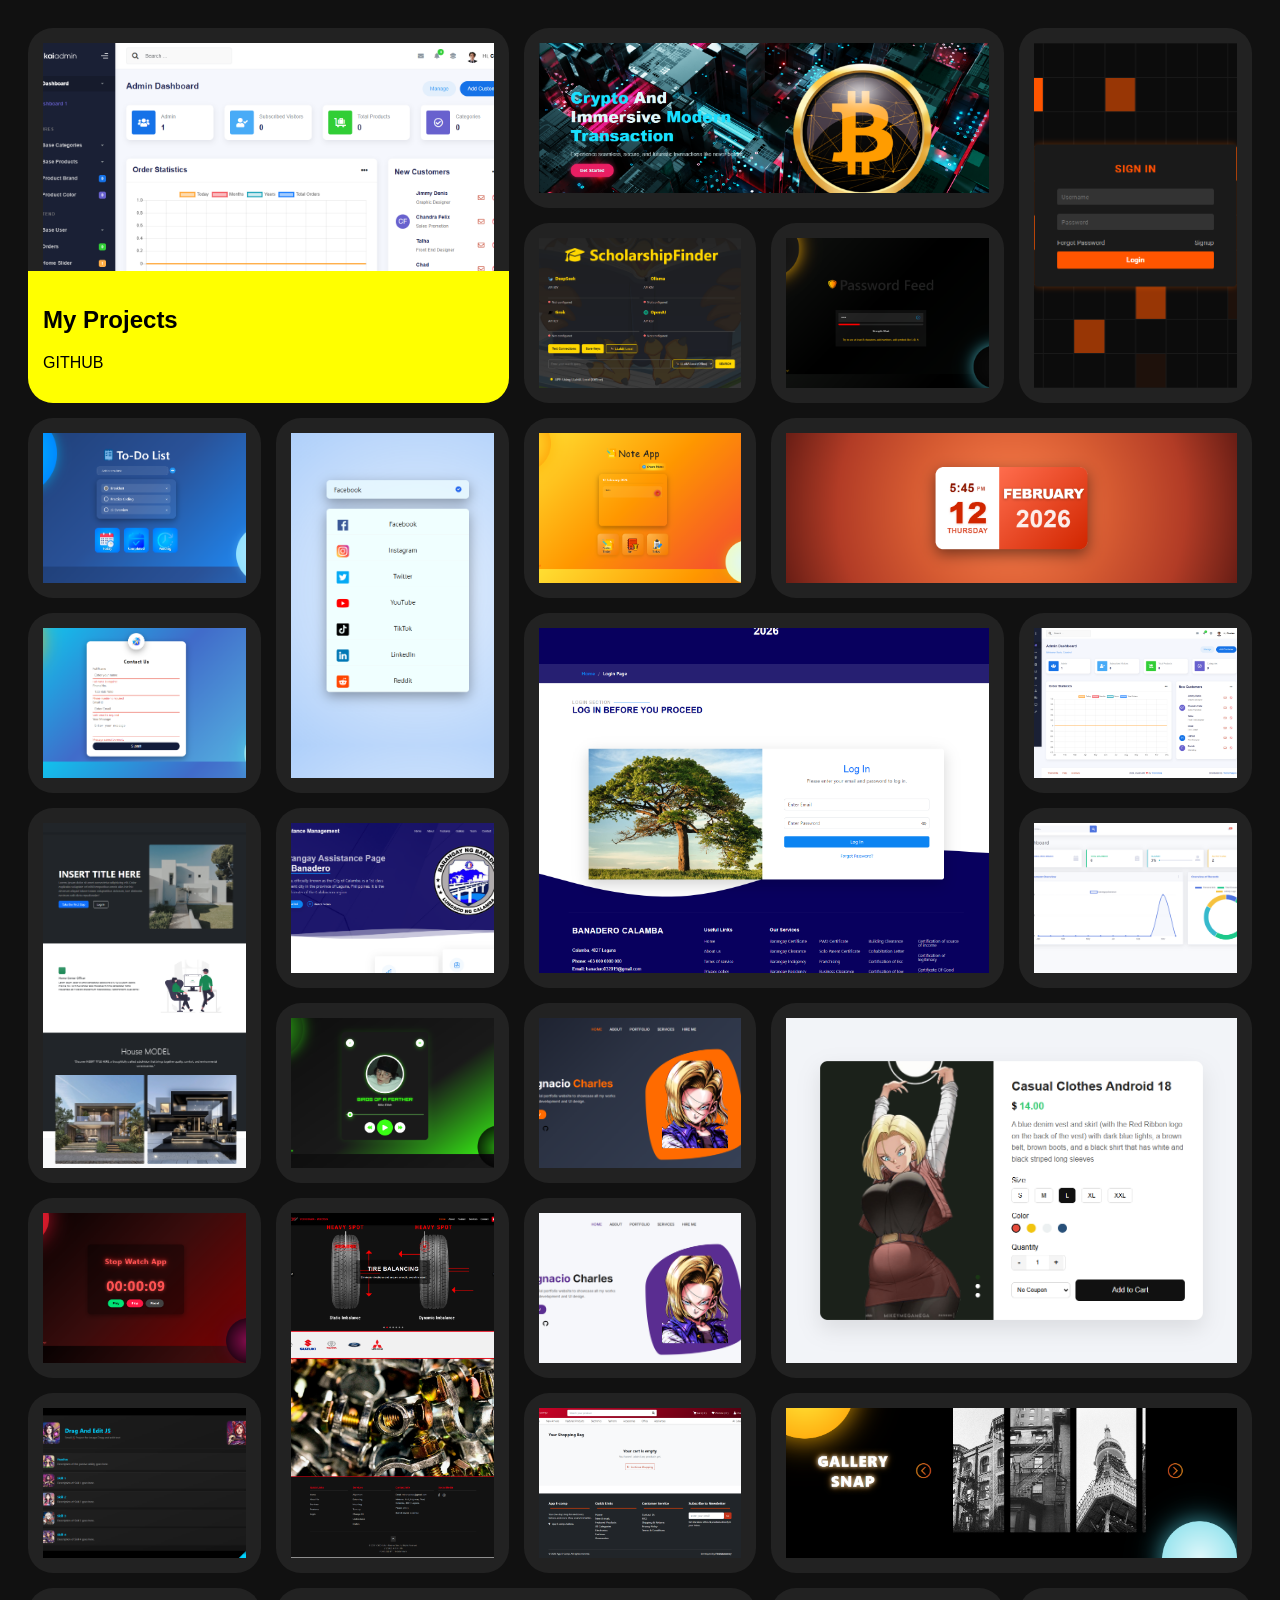
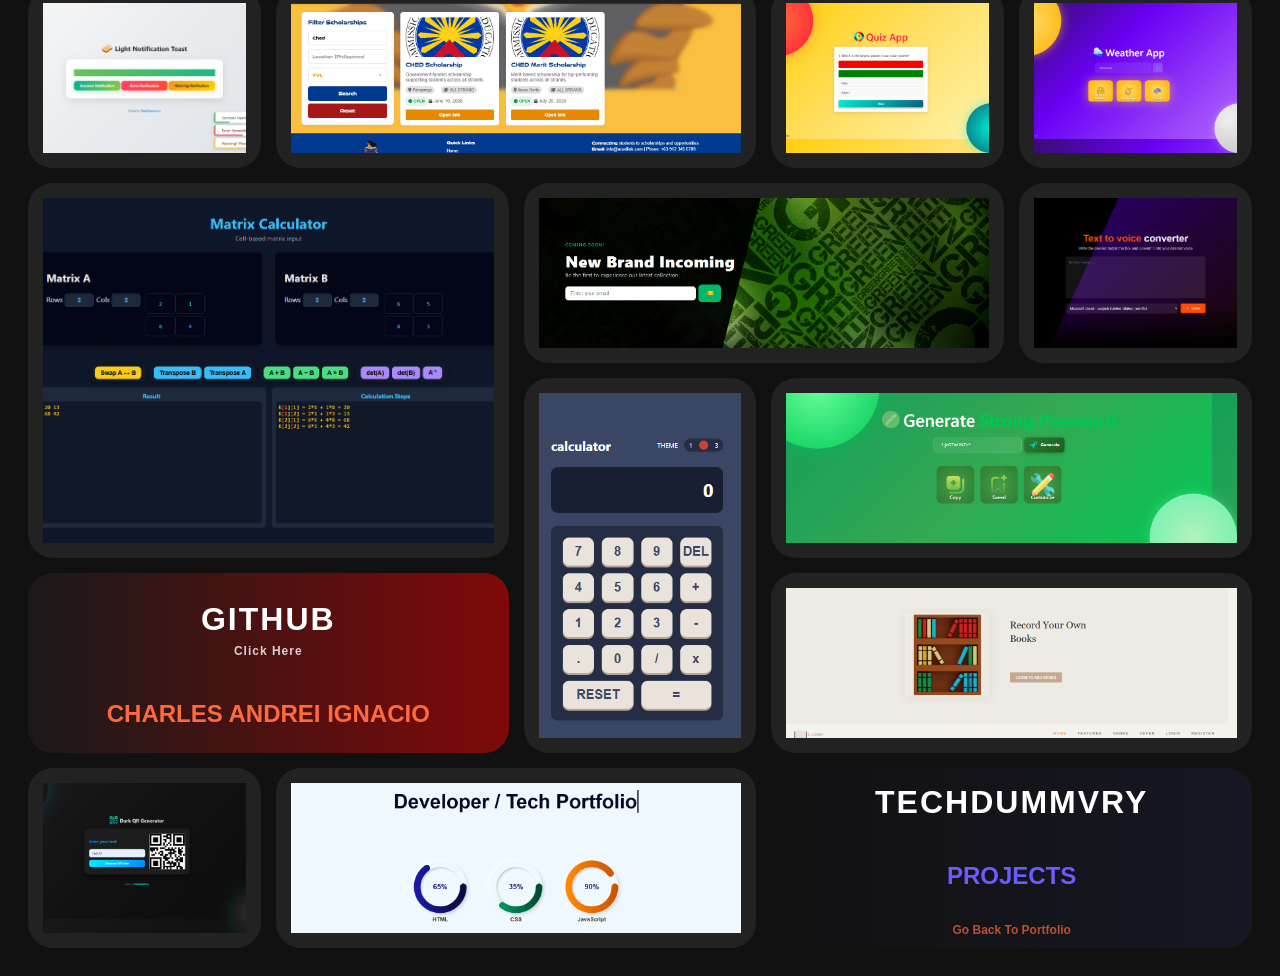
<file: porfolio/project.html>
<!DOCTYPE html>
<html lang="en">
<head>
  <meta charset="UTF-8" />
  <title>TECHDUMMVRY PROJECTS</title>
  <link rel="shortcut icon" href="images/icon/moon.png" type="image/x-icon" />
  <link rel="stylesheet" href="project.css">
</head>
<body>

  <div class="bento">

    <!-- MAIN IMAGE WITH TEXT -->
    <div class="box big image-box">
      <img src="images/bento/pj37.png" alt="">
      <div class="overlay">
        <h2>My Projects</h2>
        <p>GITHUB</p>
      </div>
    </div>

    <!-- OTHER IMAGE BOXES -->
    <div class="box image-box wide"><img src="images/bento/pj9.png" alt="1"></div>
    <div class="box image-box tall"><img src="images/bento/pj18.png" alt="2"></div>
    <div class="box image-box"><img src="images/bento/pj3.png" alt="3"></div>
    <div class="box image-box"><img src="images/bento/pj21.png" alt="4"></div>
    <div class="box image-box"><img src="images/bento/pj28.png" alt="5"></div>
    <div class="box image-box tall"><img src="images/bento/pj24.png" alt="6"></div>

    <div class="box image-box"><img src="images/bento/pj20.png" alt="7"></div>
    <div class="box image-box wide"><img src="images/bento/pj0.png" alt="8"></div>
    <div class="box image-box"><img src="images/bento/pj14.png" alt="9"></div>
    <div class="box image-box big"><img src="images/bento/pj32.png" alt="10"></div>
    <div class="box image-box"><img src="images/bento/pj35.png" alt="11"></div>
    <div class="box image-box tall"><img src="images/bento/pj34.png" alt="12"></div>

    <div class="box image-box"><img src="images/bento/pj31.png" alt="13"></div>
    <div class="box image-box"><img src="images/bento/pj33.png" alt="14"></div>
    <div class="box image-box"><img src="images/bento/pj19.png" alt="15"></div>
    <div class="box image-box"><img src="images/bento/pj11.png" alt="16"></div>
    <div class="box image-box big"><img src="images/bento/pj7.png" alt="17"></div>
    <div class="box image-box"><img src="images/bento/pj25.png" alt="18"></div>

<div class="box image-box tall"><img src="images/bento/pj30.png" alt="19"></div>
<div class="box image-box"><img src="images/bento/pj10.png" alt="20"></div>
<div class="box image-box"><img src="images/bento/pj12.png" alt="21"></div>
<div class="box image-box"><img src="images/bento/pj36.png" alt="22"></div>
<div class="box image-box wide"><img src="images/bento/pj16.png" alt="23"></div>
<div class="box image-box"><img src="images/bento/pj27.png" alt="24"></div>
<div class="box image-box wide"><img src="images/bento/pj2.png" alt="25"></div>
<div class="box image-box"><img src="images/bento/pj22.png" alt="26"></div>
<div class="box image-box"><img src="images/bento/pj29.png" alt="27"></div>
<div class="box image-box big"><img src="images/bento/pj1.png" alt="28"></div>
<div class="box image-box wide"><img src="images/bento/pj13.png" alt="29"></div>
<div class="box image-box"><img src="images/bento/pj6.png" alt="30"></div>
<div class="box image-box tall"><img src="images/bento/pj4.png" alt="31"></div>
<div class="box image-box wide"><img src="images/bento/pj15.png" alt="32"></div>

<div class="box text-onlys">
  <h1>
    <a href="https://github.com/ITechDummvry5" target="_blank" class="github-link">
      GITHUB
      <span>Click Here</span>
    </a>
  </h1>
  <h2>CHARLES ANDREI IGNACIO</h2>
  </div>


<div class="box image-box wide"><img src="images/bento/pj38.png" alt="33"></div>
<div class="box image-box"><img src="images/bento/pj23.png" alt="34"></div>
<div class="box image-box wide"><img src="images/bento/pj17.png" alt="35"></div>


    <!-- TEXT ONLY BOX -->
    <div class="box text-only">
      <h1>TECHDUMMVRY</h1>
      <h2>PROJECTS</h2>
  <p>
    <a href="index.html" class="back-link">Go Back To Portfolio</a>
  </p>
    </div>

  </div>

</body>
</html>
</file>
<file: landingpage-CarRental/style.css>
/* ============================================================
   VGO CAR RENTAL — style.css
   Aesthetic: Luxury Dark / Editorial
============================================================ */

/* For WebKit browsers */
::-webkit-scrollbar {
  display: none;
}

/* Optional: for Firefox */
html {
  scrollbar-width: none;
}

/* Prevent layout shift */
body {
  -ms-overflow-style: none; /* IE & Edge */
}

:root {
  --bg: #080808;
  --bg2: #0f0f0f;
  --bg3: #161616;
  --surface: #1a1a1a;
  --border: rgba(255,255,255,0.08);
  --text: #f0f0f0;
  --text-muted: rgba(240,240,240,0.5);
  --accent: #e8c96a;
  --accent2: #c9a94d;
  --white: #ffffff;
  --red: #e05555;
  --font-display: 'Bebas Neue', sans-serif;
  --font-heading: 'Syne', sans-serif;
  --font-body: 'DM Sans', sans-serif;
  --radius: 12px;
  --radius-sm: 8px;
  --transition: 0.3s cubic-bezier(0.25, 0.46, 0.45, 0.94);
}

*, *::before, *::after { box-sizing: border-box; margin: 0; padding: 0; }

html { scroll-behavior: smooth; }

body {
  background: var(--bg);
  color: var(--text);
  font-family: var(--font-body);
  font-size: 16px;
  line-height: 1.6;
  overflow-x: hidden;
  cursor: none;
}

/* ==================== CURSOR ==================== */
.cursor {
  width: 36px; height: 36px;
  border: 1.5px solid rgba(232,201,106,0.5);
  border-radius: 50%;
  position: fixed;
  top: 0; left: 0;
  pointer-events: none;
  z-index: 9999;
  transform: translate(-50%,-50%);
  transition: transform 0.15s ease, width 0.2s, height 0.2s, border-color 0.2s;
}
.cursor-dot {
  width: 5px; height: 5px;
  background: var(--accent);
  border-radius: 50%;
  position: fixed;
  top: 0; left: 0;
  pointer-events: none;
  z-index: 9999;
  transform: translate(-50%,-50%);
}
body:has(a:hover) .cursor,
body:has(button:hover) .cursor,
body:has(select:hover) .cursor { width: 52px; height: 52px; border-color: var(--accent); }

@media (pointer: coarse) {
  .cursor, .cursor-dot { display: none; }
  body { cursor: auto; }
}

/* ==================== PRELOADER ==================== */
.preloader {
  position: fixed; inset: 0;
  background: var(--bg);
  z-index: 10000;
  display: flex;
  flex-direction: column;
  align-items: center;
  justify-content: center;
  gap: 24px;
  transition: opacity 0.5s ease, visibility 0.5s ease;
}
.preloader.hidden { opacity: 0; visibility: hidden; }
.preloader-text {
  font-family: var(--font-display);
  font-size: clamp(60px, 10vw, 120px);
  letter-spacing: 0.2em;
  color: var(--text);
  animation: pulse 1s ease infinite alternate;
}
@keyframes pulse { from { opacity: 0.3; } to { opacity: 1; } }
.preloader-bar {
  width: 200px; height: 2px;
  background: var(--border);
  border-radius: 2px;
  overflow: hidden;
}
.preloader-fill {
  height: 100%;
  background: linear-gradient(90deg, var(--accent2), var(--accent));
  width: 0%;
  transition: width 0.05s linear;
}

/* ==================== NAVBAR ==================== */
.navbar {
  position: fixed; top: 0; left: 0; right: 0;
  z-index: 1000;
  padding: 20px 5%;
  display: flex;
  align-items: center;
  gap: 40px;
  transition: background 0.3s, backdrop-filter 0.3s, padding 0.3s;
}
.navbar.scrolled {
  background: rgba(8,8,8,0.92);
  backdrop-filter: blur(20px);
  -webkit-backdrop-filter: blur(20px);
  padding: 14px 5%;
  border-bottom: 1px solid var(--border);
}
.nav-logo {
  display: flex; align-items: center; gap: 10px;
  font-family: var(--font-heading);
  font-size: 22px;
  font-weight: 800;
  letter-spacing: 0.05em;
  color: var(--white);
  text-decoration: none;
  cursor: pointer;
}
.nav-links {
  display: flex; list-style: none; gap: 32px;
  margin-left: auto;
}
.nav-links a {
  color: var(--text-muted);
  text-decoration: none;
  font-size: 14px;
  font-weight: 500;
  letter-spacing: 0.03em;
  transition: color var(--transition);
  position: relative;
}
.nav-links a::after {
  content: '';
  position: absolute; bottom: -4px; left: 0;
  width: 0%; height: 1.5px;
  background: var(--accent);
  transition: width var(--transition);
}
.nav-links a:hover, .nav-links a.active { color: var(--white); }
.nav-links a:hover::after, .nav-links a.active::after { width: 100%; }
.nav-actions { display: flex; gap: 12px; }

/* BUTTONS */
.btn-ghost {
  background: transparent;
  border: 1.5px solid var(--border);
  color: var(--text);
  padding: 9px 22px;
  border-radius: var(--radius-sm);
  font-family: var(--font-body);
  font-size: 14px;
  font-weight: 500;
  cursor: pointer;
  transition: border-color var(--transition), color var(--transition);
}
.btn-ghost:hover { border-color: rgba(255,255,255,0.35); color: var(--white); }

.btn-solid {
  background: var(--white);
  border: 1.5px solid var(--white);
  color: var(--bg);
  padding: 9px 22px;
  border-radius: var(--radius-sm);
  font-family: var(--font-body);
  font-size: 14px;
  font-weight: 600;
  cursor: pointer;
  transition: background var(--transition), transform var(--transition), box-shadow var(--transition);
}
.btn-solid:hover {
  background: var(--accent);
  border-color: var(--accent);
  transform: translateY(-1px);
  box-shadow: 0 8px 24px rgba(232,201,106,0.25);
}
.btn-solid.large { padding: 14px 32px; font-size: 15px; border-radius: var(--radius); }
.btn-solid.full { width: 100%; }

.btn-outline {
  background: transparent;
  border: 1.5px solid rgba(255,255,255,0.3);
  color: var(--white);
  padding: 9px 22px;
  border-radius: var(--radius-sm);
  font-family: var(--font-body);
  font-size: 14px;
  font-weight: 500;
  cursor: pointer;
  transition: border-color var(--transition), background var(--transition);
}
.btn-outline:hover { border-color: var(--white); background: rgba(255,255,255,0.05); }
.btn-outline.large { padding: 14px 32px; font-size: 15px; border-radius: var(--radius); }

.hamburger {
  display: none;
  flex-direction: column;
  gap: 5px;
  background: none;
  border: none;
  cursor: pointer;
  padding: 6px;
  margin-left: auto;
}
.hamburger span {
  width: 24px; height: 2px;
  background: var(--white);
  border-radius: 2px;
  transition: transform 0.3s, opacity 0.3s;
}

/* MOBILE MENU */
.mobile-menu {
  position: fixed;
  top: 0; right: -100%;
  width: 280px; height: 100vh;
  background: var(--bg2);
  z-index: 999;
  padding: 80px 32px 40px;
  transition: right 0.4s cubic-bezier(0.25,0.46,0.45,0.94);
  border-left: 1px solid var(--border);
}
.mobile-menu.open { right: 0; }
.mobile-menu ul { list-style: none; display: flex; flex-direction: column; gap: 24px; margin-bottom: 40px; }
.mobile-menu a { color: var(--text); text-decoration: none; font-family: var(--font-heading); font-size: 20px; font-weight: 700; }
.mobile-actions { display: flex; flex-direction: column; gap: 12px; }

/* ==================== HERO ==================== */
.hero {
  position: relative;
  min-height: 100vh;
  display: flex;
  align-items: center;
  padding: 120px 5% 160px;
  overflow: hidden;
}
.hero-bg {
  position: absolute; inset: 0;
  pointer-events: none;
}
.hero-grid {
  position: absolute; inset: 0;
  background-image:
    linear-gradient(rgba(255,255,255,0.03) 1px, transparent 1px),
    linear-gradient(90deg, rgba(255,255,255,0.03) 1px, transparent 1px);
  background-size: 60px 60px;
  mask-image: radial-gradient(ellipse 80% 80% at 50% 50%, black 30%, transparent 100%);
}
.hero-glow {
  position: absolute;
  right: 10%; top: 15%;
  width: 600px; height: 600px;
  background: radial-gradient(circle, rgba(232,201,106,0.06) 0%, transparent 70%);
  border-radius: 50%;
}
.hero-content {
  position: relative; z-index: 2;
  max-width: 540px;
}
.hero-label {
  font-family: var(--font-body);
  font-size: 12px;
  font-weight: 500;
  letter-spacing: 0.2em;
  text-transform: uppercase;
  color: var(--accent);
  margin-bottom: 20px;
  opacity: 0;
  animation: fadeUp 0.6s ease 1.2s forwards;
}
.hero-title {
  font-family: var(--font-display);
  font-size: clamp(72px, 10vw, 130px);
  line-height: 0.9;
  letter-spacing: 0.02em;
  margin-bottom: 28px;
  color: var(--white);
}
.hero-title .line {
  display: block;
  opacity: 0;
  transform: translateY(40px);
  animation: fadeUp 0.7s ease forwards;
}
.hero-title .line:nth-child(1) { animation-delay: 1.3s; }
.hero-title .line.accent { 
  color: transparent;
  -webkit-text-stroke: 2px rgba(255,255,255,0.3);
  animation-delay: 1.45s;
}
.hero-desc {
  font-size: 15px;
  color: var(--text-muted);
  line-height: 1.7;
  max-width: 420px;
  margin-bottom: 36px;
  opacity: 0;
  animation: fadeUp 0.6s ease 1.6s forwards;
}
.hero-btns {
  display: flex; gap: 14px; flex-wrap: wrap;
  margin-bottom: 56px;
  opacity: 0;
  animation: fadeUp 0.6s ease 1.75s forwards;
}
.hero-stats {
  display: flex; align-items: center; gap: 32px;
  opacity: 0;
  animation: fadeUp 0.6s ease 1.9s forwards;
}
.stat { text-align: left; }
.stat-num {
  font-family: var(--font-display);
  font-size: 42px;
  line-height: 1;
  color: var(--white);
  letter-spacing: 0.02em;
}
.stat > span:last-of-type { font-family: var(--font-display); font-size: 42px; color: var(--accent); }
.stat-label { font-size: 12px; color: var(--text-muted); margin-top: 4px; letter-spacing: 0.05em; }
.stat-divider { width: 1px; height: 40px; background: var(--border); }

@keyframes fadeUp {
  to { opacity: 1; transform: translateY(0); }
}

/* HERO CAR */
.hero-car {
  position: absolute;
  right: -0px;
  top: 50%;
  transform: translateY(-50%);
  width: 60%;
  max-width: 800px;
  pointer-events: none;
  opacity: 0;
  animation: carReveal 1.2s ease 1.0s forwards;
}
.car-image {
  width: 100%;
  filter: drop-shadow(0 30px 80px rgba(0,0,0,0.8));
}
.car-spotlight {
  position: absolute;
  top: 30%; right: -5%;
  width: 350px; height: 200px;
  background: conic-gradient(from 200deg at 90% 50%, rgba(255,220,100,0.15), transparent 40deg);
  pointer-events: none;
}
@keyframes carReveal {
  from { opacity: 0; transform: translateY(-50%) translateX(80px); }
  to { opacity: 1; transform: translateY(-50%) translateX(0); }
}

/* DOT PATTERNS */
.dot-pattern {
  position: absolute;
  background-image: radial-gradient(circle, rgba(255,255,255,0.15) 1.5px, transparent 1.5px);
  background-size: 14px 14px;
  pointer-events: none;
}
.dot-br { bottom: 40px; right: 5%; width: 140px; height: 100px; }

/* ==================== SEARCH BAR ==================== */
.search-bar {
  position: absolute;
  bottom: 40px;
  left: 5%; right: 5%;
  background: rgba(255,255,255,0.96);
  border-radius: var(--radius);
  display: flex;
  align-items: center;
  padding: 0 8px;
  box-shadow: 0 20px 60px rgba(0,0,0,0.5);
  z-index: 10;
  backdrop-filter: blur(10px);
  animation: fadeUp 0.7s ease 2s forwards;
  opacity: 0;
}
.search-field {
  display: flex;
  align-items: center;
  gap: 8px;
  padding: 18px 20px;
  flex: 1;
  color: #333;
}
.search-field svg { color: #666; flex-shrink: 0; }
.search-field select,
.search-field input {
  border: none;
  background: transparent;
  font-family: var(--font-body);
  font-size: 13px;
  color: #333;
  outline: none;
  width: 100%;
  cursor: pointer;
}
.search-field select option { color: #333; }
.search-divider { width: 1px; height: 32px; background: #ddd; flex-shrink: 0; }
.search-btn {
  display: flex; align-items: center; gap: 8px;
  background: var(--bg);
  color: var(--white);
  border: none;
  padding: 14px 28px;
  border-radius: var(--radius-sm);
  font-family: var(--font-body);
  font-size: 14px;
  font-weight: 600;
  cursor: pointer;
  margin: 7px;
  flex-shrink: 0;
  transition: background var(--transition), transform var(--transition);
}
.search-btn:hover { background: #1a1a1a; transform: scale(1.02); }

/* ==================== SECTIONS SHARED ==================== */
.section-header {
  text-align: center;
  margin-bottom: 60px;
}
.section-tag {
  font-size: 11px;
  font-weight: 600;
  letter-spacing: 0.2em;
  text-transform: uppercase;
  color: var(--accent);
  margin-bottom: 12px;
}
.section-header h2 {
  font-family: var(--font-display);
  font-size: clamp(42px, 6vw, 72px);
  letter-spacing: 0.02em;
  color: var(--white);
  line-height: 1;
  margin-bottom: 14px;
}
.section-header p { color: var(--text-muted); font-size: 15px; max-width: 500px; margin: 0 auto; }
.accent-text { color: var(--accent); }

/* ==================== SERVICES ==================== */
.services {
  padding: 120px 5%;
  background: var(--bg2);
}
.services-grid {
  display: grid;
  grid-template-columns: repeat(4, 1fr);
  gap: 20px;
}
.service-card {
  background: var(--bg3);
  border: 1px solid var(--border);
  border-radius: var(--radius);
  padding: 36px 28px;
  position: relative;
  transition: border-color var(--transition), transform var(--transition), box-shadow var(--transition);
  overflow: hidden;
}
.service-card::before {
  content: '';
  position: absolute;
  top: 0; left: 0; right: 0; height: 1px;
  background: linear-gradient(90deg, transparent, var(--accent), transparent);
  opacity: 0;
  transition: opacity var(--transition);
}
.service-card:hover { border-color: rgba(255,255,255,0.18); transform: translateY(-4px); box-shadow: 0 20px 40px rgba(0,0,0,0.4); }
.service-card:hover::before { opacity: 1; }
.service-card.featured { border-color: rgba(232,201,106,0.3); background: linear-gradient(160deg, #1c1a12, var(--bg3)); }
.service-badge {
  position: absolute; top: 20px; right: 20px;
  background: var(--accent);
  color: var(--bg);
  font-size: 10px;
  font-weight: 700;
  letter-spacing: 0.1em;
  text-transform: uppercase;
  padding: 4px 10px;
  border-radius: 100px;
}
.service-icon {
  width: 52px; height: 52px;
  border: 1px solid var(--border);
  border-radius: var(--radius-sm);
  display: flex; align-items: center; justify-content: center;
  margin-bottom: 24px;
  background: var(--surface);
}
.service-icon svg { width: 28px; height: 28px; }
.service-card h3 {
  font-family: var(--font-heading);
  font-size: 18px; font-weight: 700;
  color: var(--white); margin-bottom: 12px;
}
.service-card p { font-size: 13.5px; color: var(--text-muted); line-height: 1.65; margin-bottom: 20px; }
.service-link { font-size: 13px; color: var(--accent); text-decoration: none; font-weight: 600; letter-spacing: 0.02em; transition: letter-spacing var(--transition); }
.service-link:hover { letter-spacing: 0.06em; }

/* ==================== FLEET ==================== */
.fleet { padding: 120px 5%; }
.fleet-filters {
  display: flex; gap: 10px; flex-wrap: wrap; justify-content: center;
  margin-bottom: 48px;
}
.filter-btn {
  background: var(--bg3);
  border: 1px solid var(--border);
  color: var(--text-muted);
  padding: 9px 22px;
  border-radius: 100px;
  font-family: var(--font-body);
  font-size: 13px;
  font-weight: 500;
  cursor: pointer;
  transition: all var(--transition);
}
.filter-btn.active, .filter-btn:hover {
  background: var(--white);
  border-color: var(--white);
  color: var(--bg);
}
.fleet-grid {
  display: grid;
  grid-template-columns: repeat(3, 1fr);
  gap: 24px;
}
.car-card {
  background: var(--bg2);
  border: 1px solid var(--border);
  border-radius: var(--radius);
  overflow: hidden;
  transition: transform var(--transition), box-shadow var(--transition), border-color var(--transition);
  cursor: pointer;
}
.car-card:hover { transform: translateY(-6px); box-shadow: 0 24px 50px rgba(0,0,0,0.5); border-color: rgba(255,255,255,0.15); }
.car-card.hidden { display: none; }
.car-card-img {
  width: 100%;
  aspect-ratio: 16/9;
  background: var(--bg3);
  display: flex; align-items: center; justify-content: center;
  overflow: hidden;
  position: relative;
}
.car-card-img svg { width: 70%; height: auto; transition: transform 0.4s ease; }
.car-card:hover .car-card-img svg { transform: scale(1.05) translateX(4px); }
.car-card-img .car-tag {
  position: absolute; top: 12px; left: 12px;
  background: rgba(0,0,0,0.7);
  backdrop-filter: blur(8px);
  border: 1px solid var(--border);
  color: var(--text-muted);
  font-size: 10px; font-weight: 600;
  letter-spacing: 0.1em; text-transform: uppercase;
  padding: 4px 10px; border-radius: 100px;
}
.car-card-body { padding: 24px; }
.car-card-header { display: flex; justify-content: space-between; align-items: flex-start; margin-bottom: 12px; }
.car-name { font-family: var(--font-heading); font-size: 18px; font-weight: 700; color: var(--white); }
.car-price { text-align: right; }
.car-price .amount { font-family: var(--font-display); font-size: 28px; color: var(--accent); letter-spacing: 0.02em; }
.car-price .period { font-size: 11px; color: var(--text-muted); display: block; }
.car-specs { display: flex; gap: 16px; margin-bottom: 20px; }
.car-spec { font-size: 12px; color: var(--text-muted); display: flex; align-items: center; gap: 5px; }
.car-spec-icon { font-size: 14px; }
.book-car-btn {
  width: 100%;
  background: transparent;
  border: 1px solid var(--border);
  color: var(--text);
  padding: 12px;
  border-radius: var(--radius-sm);
  font-family: var(--font-body);
  font-size: 14px;
  font-weight: 500;
  cursor: pointer;
  transition: all var(--transition);
}
.book-car-btn:hover { background: var(--white); border-color: var(--white); color: var(--bg); }

/* ==================== HOW IT WORKS ==================== */
.how {
  padding: 120px 5%;
  background: var(--bg2);
}
.steps {
  display: flex;
  align-items: center;
  gap: 0;
  flex-wrap: wrap;
  justify-content: center;
}
.step {
  flex: 1; min-width: 180px;
  text-align: center;
  padding: 32px 20px;
}
.step-num {
  font-family: var(--font-display);
  font-size: 72px;
  color: rgba(255,255,255,0.06);
  line-height: 1;
  margin-bottom: 16px;
  letter-spacing: 0.02em;
}
.step-content h3 { font-family: var(--font-heading); font-size: 18px; font-weight: 700; color: var(--white); margin-bottom: 8px; }
.step-content p { font-size: 13px; color: var(--text-muted); line-height: 1.6; }
.step-arrow {
  font-size: 28px;
  color: var(--accent);
  flex-shrink: 0;
  opacity: 0.5;
}

/* ==================== CONTACT ==================== */
.contact {
  padding: 120px 5%;
  background: var(--bg);
}
.contact-inner {
  display: grid;
  grid-template-columns: 1fr 1fr;
  gap: 80px;
  align-items: center;
}
.contact-text h2 {
  font-family: var(--font-display);
  font-size: clamp(48px, 6vw, 80px);
  letter-spacing: 0.02em;
  color: var(--white);
  line-height: 1;
  margin-bottom: 18px;
}
.contact-text p { color: var(--text-muted); font-size: 15px; line-height: 1.7; margin-bottom: 36px; }
.contact-details { display: flex; flex-direction: column; gap: 14px; }
.contact-item { display: flex; align-items: center; gap: 14px; font-size: 14px; color: var(--text-muted); }
.contact-icon { font-size: 18px; }
.contact-form-wrap { background: var(--bg2); border: 1px solid var(--border); border-radius: var(--radius); padding: 40px; }
.contact-form h3 { font-family: var(--font-heading); font-size: 22px; font-weight: 700; color: var(--white); margin-bottom: 28px; }
.form-group { margin-bottom: 16px; }
.form-group label { display: block; font-size: 12px; font-weight: 500; letter-spacing: 0.06em; text-transform: uppercase; color: var(--text-muted); margin-bottom: 8px; }
.form-group input,
.form-group select,
.form-group textarea {
  width: 100%;
  background: var(--bg3);
  border: 1px solid var(--border);
  color: var(--text);
  padding: 13px 16px;
  border-radius: var(--radius-sm);
  font-family: var(--font-body);
  font-size: 14px;
  outline: none;
  transition: border-color var(--transition), box-shadow var(--transition);
}
.form-group input:focus,
.form-group select:focus,
.form-group textarea:focus {
  border-color: rgba(255,255,255,0.3);
  box-shadow: 0 0 0 3px rgba(232,201,106,0.08);
}
.form-group textarea { resize: vertical; min-height: 100px; }
.form-group select option { background: var(--bg3); color: var(--text); }

/* ==================== FOOTER ==================== */
.footer {
  background: var(--bg2);
  border-top: 1px solid var(--border);
  padding: 28px 5%;
}
.footer-inner {
  display: flex;
  align-items: center;
  justify-content: space-between;
  flex-wrap: wrap;
  gap: 16px;
}
.footer-logo {
  display: flex; align-items: center; gap: 8px;
  font-family: var(--font-heading);
  font-size: 18px;
  font-weight: 800;
  color: var(--white);
}
.footer-inner p { font-size: 13px; color: var(--text-muted); }
.footer-links { display: flex; gap: 20px; }
.footer-links a { font-size: 13px; color: var(--text-muted); text-decoration: none; transition: color var(--transition); }
.footer-links a:hover { color: var(--white); }

/* ==================== MODALS ==================== */
.modal-overlay {
  position: fixed; inset: 0;
  background: rgba(0,0,0,0.8);
  backdrop-filter: blur(10px);
  z-index: 5000;
  display: flex; align-items: center; justify-content: center;
  padding: 24px;
  opacity: 0; visibility: hidden;
  transition: opacity 0.3s, visibility 0.3s;
}
.modal-overlay.open { opacity: 1; visibility: visible; }
.modal {
  background: var(--bg2);
  border: 1px solid var(--border);
  border-radius: 16px;
  padding: 40px;
  width: 100%;
  max-width: 440px;
  position: relative;
  transform: translateY(20px);
  transition: transform 0.3s ease;
}
.modal.wide { max-width: 680px; }
.modal-overlay.open .modal { transform: translateY(0); }
.modal-close {
  position: absolute; top: 20px; right: 20px;
  background: none; border: none;
  color: var(--text-muted);
  font-size: 24px;
  cursor: pointer;
  line-height: 1;
  transition: color var(--transition);
}
.modal-close:hover { color: var(--white); }
.modal h2 { font-family: var(--font-display); font-size: 36px; color: var(--white); letter-spacing: 0.02em; margin-bottom: 6px; }
.modal-sub { font-size: 14px; color: var(--text-muted); margin-bottom: 28px; }
.modal-footer-text { text-align: center; font-size: 13px; color: var(--text-muted); margin-top: 18px; }
.modal-footer-text a { color: var(--accent); text-decoration: none; font-weight: 600; }
.booking-header { display: flex; justify-content: space-between; align-items: flex-start; margin-bottom: 28px; }
.booking-grid { display: grid; grid-template-columns: 1fr 1fr; gap: 16px; margin-bottom: 20px; }
.booking-summary {
  background: var(--bg3);
  border: 1px solid var(--border);
  border-radius: var(--radius-sm);
  padding: 16px 20px;
  margin-bottom: 20px;
  font-size: 14px;
  color: var(--text-muted);
  line-height: 1.8;
}

/* ==================== TOAST ==================== */
.toast {
  position: fixed;
  bottom: 30px; right: 30px;
  background: var(--bg3);
  border: 1px solid var(--border);
  color: var(--text);
  padding: 14px 24px;
  border-radius: var(--radius);
  font-size: 14px;
  font-weight: 500;
  z-index: 9999;
  transform: translateY(80px);
  opacity: 0;
  transition: transform 0.4s ease, opacity 0.4s ease;
  max-width: 320px;
  box-shadow: 0 12px 30px rgba(0,0,0,0.5);
}
.toast.show { transform: translateY(0); opacity: 1; }
.toast.success { border-color: rgba(100,220,120,0.4); background: linear-gradient(135deg, var(--bg3), #0e1f12); }
.toast.error { border-color: rgba(220,80,80,0.4); background: linear-gradient(135deg, var(--bg3), #1f0e0e); }

/* ==================== RESPONSIVE ==================== */
@media (max-width: 1100px) {
  .services-grid { grid-template-columns: repeat(2, 1fr); }
  .fleet-grid { grid-template-columns: repeat(2, 1fr); }
  .hero-car { width: 55%; right: -60px; }
}

@media (max-width: 800px) {
  .nav-links, .nav-actions { display: none; }
  .hamburger { display: flex; }
  .hero { padding: 120px 5% 220px; }
  .hero-car { display: none; }
  .hero-title { font-size: 72px; }
  .search-bar { flex-direction: column; padding: 16px; bottom: 20px; gap: 0; }
  .search-field { width: 100%; padding: 14px 16px; }
  .search-divider { width: 100%; height: 1px; }
  .search-btn { width: 100%; justify-content: center; margin: 8px 0 0; }
  .services-grid { grid-template-columns: 1fr; }
  .fleet-grid { grid-template-columns: 1fr; }
  .steps { flex-direction: column; gap: 8px; }
  .step-arrow { transform: rotate(90deg); }
  .contact-inner { grid-template-columns: 1fr; gap: 48px; }
  .booking-grid { grid-template-columns: 1fr; }
  .hero-stats { gap: 20px; }
}

@media (max-width: 480px) {
  .hero-title { font-size: 56px; }
  .hero-btns { flex-direction: column; }
  .hero-btns .btn-solid, .hero-btns .btn-outline { text-align: center; }
  .footer-inner { flex-direction: column; text-align: center; }
}
</file>
<file: landingpage-WeScales/style.css>
*, *::before, *::after { box-sizing: border-box; margin: 0; padding: 0; }

    :root {
      --bg: #0a0c10;
      --bg-icon : #ff004c;
      --surface: #111420;
      --surface2: #161a26;
      --border: rgba(255,255,255,0.07);
      --accent: #ff004c;
      --accent2: #cc0000;
      --text: #e8eaf0;
      --muted: #8891a8;
      --white: #ffffff;
      --card-bg: rgba(255,255,255,0.04);
      --float :rgba(10,12,16,0.9);
    }

    html { scroll-behavior: smooth; }

    body {
      background: var(--bg);
      color: var(--text);
      font-family: 'DM Sans', sans-serif;
      font-size: 16px;
      line-height: 1.6;
      overflow-x: hidden;
    }

    /* ── NAV ── */
    nav {
      position: fixed;
      top: 0; left: 0; right: 0;
      z-index: 100;
      display: flex;
      align-items: center;
      justify-content: space-between;
      padding: 0 48px;
      height: 68px;
      background: rgba(10,12,16,0.88);
      backdrop-filter: blur(18px);
      border-bottom: 1px solid var(--border);
    }

    .nav-logo {
      display: flex;
      align-items: center;
      gap: 10px;
      text-decoration: none;
    }

    .nav-logo-icon {
      width: 36px;
      height: 36px;
      background: var(--accent);
      border-radius: 8px;
      display: flex;
      align-items: center;
      justify-content: center;
      font-family: 'Syne', sans-serif;
      font-weight: 800;
      font-size: 14px;
      color: var(--bg);
    }

    .nav-logo-text {
      font-family: 'Syne', sans-serif;
      font-weight: 700;
      font-size: 18px;
      color: var(--white);
    }

    .nav-links {
      display: flex;
      align-items: center;
      gap: 36px;
      list-style: none;
    }

    .nav-links a {
      color: var(--muted);
      text-decoration: none;
      font-size: 14px;
      font-weight: 400;
      transition: color 0.2s;
    }

    .nav-links a:hover { color: var(--white); }

    .btn-primary {
      background: var(--accent);
      color: var(--bg);
      border: none;
      padding: 10px 22px;
      border-radius: 8px;
      font-family: 'DM Sans', sans-serif;
      font-weight: 600;
      font-size: 14px;
      cursor: pointer;
      transition: background 0.2s, transform 0.15s;
      text-decoration: none;
      display: inline-block;
    }

    .btn-primary:hover {
      background: var(--accent);
      transform: translateY(-1px);
    }

    /* ── HERO ── */
    .hero {
      min-height: 100vh;
      display: flex;
      align-items: center;
      justify-content: center;
      flex-direction: column;
      text-align: center;
      padding: 120px 24px 80px;
      position: relative;
      overflow: hidden;
    }

    .hero::before {
      content: '';
      position: absolute;
      inset: 0;
      background:
        radial-gradient(ellipse 80% 50% at 50% -10%, rgba(0,212,255,0.12) 0%, transparent 70%),
        radial-gradient(ellipse 60% 40% at 20% 80%, rgba(0,100,180,0.08) 0%, transparent 60%),
        radial-gradient(ellipse 50% 40% at 80% 80%, rgba(0,150,200,0.06) 0%, transparent 60%);
      pointer-events: none;
    }

    /* grid lines bg */
    .hero::after {
      content: '';
      position: absolute;
      inset: 0;
      background-image:
        linear-gradient(rgba(0,212,255,0.04) 1px, transparent 1px),
        linear-gradient(90deg, rgba(0,212,255,0.04) 1px, transparent 1px);
      background-size: 60px 60px;
      pointer-events: none;
    }

    .hero-eyebrow {
      font-size: 11px;
      font-weight: 500;
      letter-spacing: 0.18em;
      text-transform: uppercase;
      color: var(--muted);
      margin-bottom: 20px;
      position: relative;
      z-index: 1;
      animation: fadeUp 0.6s ease both;
    }

    .hero-title {
      font-family: 'Syne', sans-serif;
      font-size: clamp(42px, 7vw, 82px);
      font-weight: 800;
      line-height: 1.05;
      color: var(--white);
      max-width: 920px;
      position: relative;
      z-index: 1;
      animation: fadeUp 0.6s 0.1s ease both;
    }

    .hero-title .accent { color: var(--accent); }

    .hero-sub {
      max-width: 480px;
      color: var(--muted);
      font-size: 16px;
      margin-top: 20px;
      line-height: 1.7;
      position: relative;
      z-index: 1;
      animation: fadeUp 0.6s 0.2s ease both;
    }

    .hero-cta {
      margin-top: 32px;
      position: relative;
      z-index: 1;
      animation: fadeUp 0.6s 0.3s ease both;
    }

    .btn-cta {
      background: var(--accent);
      color: var(--bg);
      border: none;
      padding: 14px 32px;
      border-radius: 10px;
      font-family: 'DM Sans', sans-serif;
      font-weight: 600;
      font-size: 15px;
      cursor: pointer;
      transition: all 0.2s;
      text-decoration: none;
      display: inline-block;
      letter-spacing: 0.01em;
    }

    .btn-cta:hover {
      background: var(--accent2);
      transform: translateY(-2px);
      box-shadow: 0 8px 32px rgba(190, 4, 4, 0.3);
    }

    /* ── HERO BENTO GRID ── */
    .hero-cards {
      display: grid;
      grid-template-columns: 220px 1fr 220px;
      grid-template-rows: auto;
      gap: 16px;
      margin-top: 60px;
      position: relative;
      z-index: 1;
      animation: fadeUp 0.6s 0.4s ease both;
    }

    /* left column: one stat card (spans full height) */
    .bento-left {
      display: flex;
      flex-direction: column;
      gap: 0;
    }

    /* right column: two cards stacked */
    .bento-right {
      display: flex;
      flex-direction: column;
      gap: 16px;
    }

    /* center video spans the middle column, both rows */
    .hero-video-card {
      background: var(--card-bg);
      border: 1px solid var(--border);
      border-radius: 16px;
      overflow: hidden;
      aspect-ratio: unset;
      min-height: 320px;
      position: relative;
      display: flex;
      align-items: center;
      justify-content: center;
      backdrop-filter: blur(12px);
      grid-column: 2;
      grid-row: 1;
    }

    /* ── STAT CARD ── */
    .stat-card {
      background: var(--card-bg);
      border: 1px solid var(--border);
      border-radius: 16px;
      padding: 24px 20px;
      backdrop-filter: blur(12px);
      overflow: hidden;
      display: flex;
      flex-direction: column;
      gap: 8px;
      flex: 1;
    }

    .stat-card .stat-num {
      font-family: 'Syne', sans-serif;
      font-size: clamp(26px, 3vw, 36px);
      font-weight: 800;
      color: var(--accent);
      line-height: 1.1;
      white-space: nowrap;
      overflow: hidden;
      text-overflow: ellipsis;
    }

    .stat-card .stat-label {
      font-size: 14px;
      font-weight: 600;
      color: var(--white);
    }

    .stat-card .stat-desc {
      font-size: 12px;
      color: var(--muted);
      line-height: 1.5;
    }

    /* circular icon cluster — sits at the bottom of a card */
    .stat-avatars {
      display: flex;
      flex-wrap: wrap;
      padding-top: 16px;
      margin: auto 0 0;
    }

    .stat-avatar {
      width: 56px;
      height: 56px;
      border-radius: 50%;
      overflow: hidden;
      border: 2px solid var(--bg-icon);
      margin-left: -26px;
      flex-shrink: 0;
      background: var(--surface2);
    }

    .stat-avatar:first-child { margin-left: 0; }

    .stat-avatar img {
      width: 100%;
      height: 100%;
      object-fit: cover;
      display: block;
    }

    /* single large circular icon */
    .stat-icon-circle {
      width: 52px;
      height: 52px;
      border-radius: 50%;
      overflow: hidden;
      border: 2px solid var(--border);
      margin-top: auto;
      background: var(--surface2);
      display: flex;
      align-items: center;
      justify-content: center;
    }

    .stat-icon-circle img {
      width: 100%;
      height: 100%;
      object-fit: cover;
      display: block;
    }

    /* video placeholder card */
    .hero-video-card {
      background: var(--card-bg);
      border: 1px solid var(--border);
      border-radius: 16px;
      overflow: hidden;
      flex: 2;
      max-width: 480px;
      min-width: 280px;
      aspect-ratio: 16/10;
      position: relative;
      display: flex;
      align-items: center;
      justify-content: center;
      backdrop-filter: blur(12px);
    }

    .img-placeholder {
      width: 100%;
      height: 100%;
      object-fit: cover;
      display: block;
    }

    .img-placeholder-box {
      width: 100%;
      height: 100%;
      background: var(--surface2);
      display: flex;
      align-items: center;
      justify-content: center;
      color: var(--muted);
      font-size: 13px;
      text-align: center;
      padding: 16px;
    }

    /* ── SECTION COMMON ── */
    section { padding: 100px 24px; }

    .container {
      max-width: 1100px;
      margin: 0 auto;
    }

    .section-eyebrow {
      font-size: 11px;
      font-weight: 500;
      letter-spacing: 0.18em;
      text-transform: uppercase;
      color: var(--accent);
      margin-bottom: 12px;
      text-align: center;
    }

    .section-title {
      font-family: 'Syne', sans-serif;
      font-size: clamp(30px, 4vw, 48px);
      font-weight: 800;
      color: var(--white);
      text-align: center;
      line-height: 1.1;
      margin-bottom: 16px;
    }

    .section-sub {
      text-align: center;
      color: var(--muted);
      max-width: 520px;
      margin: 0 auto 56px;
      font-size: 15px;
    }

    /* ── STATS ROW ── */
    .stats-section { background: var(--surface); }

    .stats-grid {
      display: grid;
      grid-template-columns: repeat(4, 1fr);
      gap: 2px;
      background: var(--border);
      border: 1px solid var(--border);
      border-radius: 16px;
      overflow: hidden;
    }

    .stats-grid-item {
      background: var(--surface);
      padding: 40px 32px;
      display: flex;
      flex-direction: column;
      align-items: flex-start;
      gap: 8px;
      position: relative;
    }

    .stats-grid-item .big-icon {
      width: 56px;
      height: 56px;
      background: var(--surface2);
      border-radius: 12px;
      margin-bottom: 8px;
      display: flex;
      align-items: center;
      justify-content: center;
    }

    .big-icon svg { opacity: 0.5; }

    .stats-grid-item .big-num {
      font-family: 'Syne', sans-serif;
      font-size: 36px;
      font-weight: 800;
      color: var(--accent);
    }

    .stats-grid-item .big-label {
      font-size: 13px;
      color: var(--muted);
    }

    /* ── TRUSTED LOGOS ── */
    .logos-section { padding: 60px 24px; }

    .logos-eyebrow {
      text-align: center;
      font-size: 11px;
      letter-spacing: 0.18em;
      text-transform: uppercase;
      color: var(--muted);
      margin-bottom: 32px;
    }

    .logos-grid {
      display: grid;
      grid-template-columns: repeat(5, 1fr);
      gap: 2px;
      background: var(--border);
      border: 1px solid var(--border);
      border-radius: 16px;
      overflow: hidden;
      max-width: 900px;
      margin: 0 auto;
    }

    .logo-cell {
      background: var(--surface);
      padding: 28px 20px;
      display: flex;
      align-items: center;
      justify-content: center;
      transition: background 0.2s;
      min-height: 80px;
    }

    .logo-cell:hover { background: var(--surface2); }

    .logo-cell img {
      max-width: 100%;
      max-height: 36px;
      object-fit: cover;
      filter: brightness(0) invert(1);
      opacity: 0.55;
      transition: opacity 0.2s;
    }

    .logo-cell:hover img { opacity: 0.85; }

    .logo-cell-placeholder {
      font-size: 11px;
      color: var(--muted);
      text-align: center;
      line-height: 1.4;
    }

    /* ── OFFERINGS ── */
    .offerings-section { background: var(--bg); }

    .offerings-grid {
      display: grid;
      grid-template-columns: repeat(3, 1fr);
      gap: 16px;
    }

    .offering-card {
      background: var(--card-bg);
      border: 1px solid var(--border);
      border-radius: 16px;
      padding: 32px 28px;
      transition: border-color 0.2s, transform 0.2s;
    }

    .offering-card:hover {
      border-color: rgba(0,212,255,0.25);
      transform: translateY(-4px);
    }

    .offering-icon {
      width: 44px;
      height: 44px;
      border-radius: 10px;
      background: rgba(0,212,255,0.1);
      border: 1px solid rgba(0,212,255,0.2);
      display: flex;
      align-items: center;
      justify-content: center;
      margin-bottom: 20px;
    }

    .offering-icon svg { color: var(--accent); }

    .offering-card h3 {
      font-family: 'Syne', sans-serif;
      font-size: 17px;
      font-weight: 700;
      color: var(--white);
      margin-bottom: 8px;
    }

    .offering-card p {
      font-size: 13px;
      color: var(--muted);
      line-height: 1.6;
    }

    /* ── VALUE SECTION ── */
    .value-section { background: var(--surface); }

    .value-inner {
      display: grid;
      grid-template-columns: 1fr 1fr;
      gap: 80px;
      align-items: center;
    }

    .value-left .section-eyebrow,
    .value-left .section-title { text-align: left; }

    .value-list {
      list-style: none;
      margin-top: 28px;
      display: flex;
      flex-direction: column;
      gap: 12px;
    }

    .value-list li {
      display: flex;
      align-items: flex-start;
      gap: 12px;
      font-size: 14px;
      color: var(--text);
    }

    .value-list li::before {
      content: '';
      width: 18px;
      height: 18px;
      min-width: 18px;
      border-radius: 50%;
      background: rgba(0,212,255,0.15);
      border: 1.5px solid var(--accent);
      display: flex;
      align-items: center;
      justify-content: center;
      margin-top: 2px;
      background-image: url("data:image/svg+xml,%3Csvg xmlns='http://www.w3.org/2000/svg' viewBox='0 0 12 12' fill='none'%3E%3Cpath d='M2 6l3 3 5-5' stroke='%2300d4ff' stroke-width='1.5' stroke-linecap='round' stroke-linejoin='round'/%3E%3C/svg%3E");
      background-repeat: no-repeat;
      background-position: center;
    }

    .partner-badges {
      display: flex;
      gap: 16px;
      margin-top: 32px;
    }

    .badge {
      background: var(--surface2);
      border: 1px solid var(--border);
      border-radius: 12px;
      padding: 14px 20px;
      display: flex;
      align-items: center;
      gap: 10px;
      font-size: 13px;
      color: var(--muted);
    }

    .badge-logo-placeholder {
      width: 20px;
      height: 20px;
      background: var(--border);
      border-radius: 4px;
    }

    .value-right {
      position: relative;
    }

    .value-img-wrap {
      border-radius: 20px;
      overflow: hidden;
      aspect-ratio: 4/5;
      background: var(--surface2);
      position: relative;
    }

    .value-img-wrap img {
      width: 100%;
      height: 100%;
      object-fit: cover;
      display: block;
    }

    .value-badge-float {
      position: absolute;
      bottom: 24px;
      right: -20px;
      background: var(--float);
      border: 1px solid var(--border);
      border-radius: 14px;
      padding: 16px 20px;
      backdrop-filter: blur(12px);
      min-width: 200px;
    }

    .value-badge-float .online-dot {
      display: flex;
      align-items: center;
      gap: 6px;
      font-size: 11px;
      color: var(--accent);
      margin-bottom: 6px;
    }

    .dot-green {
      width: 7px;
      height: 7px;
      border-radius: 50%;
      background: #22c55e;
    }

    .value-badge-float p {
      font-size: 14px;
      font-weight: 600;
      color: var(--white);
    }

    /* ── WHY US ── */
    .why-section { background: var(--bg); }

    .why-inner {
      display: grid;
      grid-template-columns: 1fr 1fr;
      gap: 80px;
      align-items: center;
    }

    .why-left h2 {
      font-family: 'Syne', sans-serif;
      font-size: clamp(28px, 3.5vw, 44px);
      font-weight: 800;
      color: var(--white);
      line-height: 1.1;
      margin-bottom: 12px;
    }

    .why-exp {
      font-size: 13px;
      color: var(--accent);
      font-weight: 500;
      margin-bottom: 28px;
    }

    .why-points {
      display: flex;
      flex-direction: column;
      gap: 24px;
    }

    .why-point {
      display: flex;
      gap: 16px;
      align-items: flex-start;
    }

    .why-point-icon {
      width: 44px;
      height: 44px;
      min-width: 44px;
      border-radius: 12px;
      background: rgba(0,212,255,0.08);
      border: 1px solid rgba(0,212,255,0.15);
      display: flex;
      align-items: center;
      justify-content: center;
    }

    .why-point h4 {
      font-family: 'Syne', sans-serif;
      font-size: 16px;
      font-weight: 700;
      color: var(--white);
      margin-bottom: 4px;
    }

    .why-point p {
      font-size: 13px;
      color: var(--muted);
      line-height: 1.6;
    }

    .why-right {
      position: relative;
    }

    .why-img-wrap {
      border-radius: 20px;
      overflow: hidden;
      aspect-ratio: 4/5;
      background: var(--surface2);
    }

    .why-img-wrap img {
      width: 100%;
      height: 100%;
      object-fit: cover;
      display: block;
    }

    .trustpilot-float {
      position: absolute;
      bottom: 24px;
      left: -20px;
      background: rgba(10,12,16,0.92);
      border: 1px solid var(--border);
      border-radius: 14px;
      padding: 16px 22px;
      backdrop-filter: blur(12px);
      min-width: 180px;
    }

    .trustpilot-float .tp-logo {
      display: flex;
      align-items: center;
      gap: 6px;
      margin-bottom: 4px;
    }

    .tp-star {
      width: 12px;
      height: 12px;
      background: #22c55e;
      border-radius: 2px;
      display: inline-block;
    }

    .trustpilot-float .tp-name {
      font-size: 12px;
      color: var(--muted);
    }

    .trustpilot-float .tp-rating {
      font-family: 'Syne', sans-serif;
      font-size: 18px;
      font-weight: 800;
      color: var(--white);
    }

    .trustpilot-float .tp-sub {
      font-size: 11px;
      color: var(--muted);
    }

    /* ── WHO IS IT FOR ── */
    .who-section { background: var(--surface); }

    .who-inner {
      display: grid;
      grid-template-columns: 1fr 1fr;
      gap: 40px;
      align-items: center;
    }

    .who-img-wrap {
      border-radius: 20px;
      overflow: hidden;
      aspect-ratio: 4/5;
      background: var(--surface2);
    }

    .who-img-wrap img {
      width: 100%;
      height: 100%;
      object-fit: cover;
      display: block;
    }

    .who-right .section-eyebrow,
    .who-right h2 { text-align: left; }

    .who-right h2 {
      font-family: 'Syne', sans-serif;
      font-size: clamp(28px, 3.5vw, 44px);
      font-weight: 800;
      color: var(--white);
      line-height: 1.1;
      margin-bottom: 24px;
    }

    .who-points {
      display: flex;
      flex-direction: column;
      gap: 20px;
    }

    .who-point {
      display: flex;
      gap: 16px;
      align-items: flex-start;
    }

    .who-point-icon {
      width: 44px;
      height: 44px;
      min-width: 44px;
      border-radius: 12px;
      background: rgba(0,212,255,0.08);
      border: 1px solid rgba(0,212,255,0.15);
      display: flex;
      align-items: center;
      justify-content: center;
    }

    .who-point h4 {
      font-family: 'Syne', sans-serif;
      font-size: 16px;
      font-weight: 700;
      color: var(--white);
      margin-bottom: 4px;
    }

    .who-point p {
      font-size: 13px;
      color: var(--muted);
      line-height: 1.6;
    }

    /* ── FOOTER ── */
    footer {
      background: var(--bg);
      border-top: 1px solid var(--border);
      padding: 40px 24px;
      text-align: center;
      color: var(--muted);
      font-size: 13px;
    }

    /* ── ANIMATIONS ── */
    @keyframes fadeUp {
      from { opacity: 0; transform: translateY(24px); }
      to   { opacity: 1; transform: translateY(0); }
    }

    .reveal {
      opacity: 0;
      transform: translateY(32px);
      transition: opacity 0.6s ease, transform 0.6s ease;
    }

    .reveal.visible {
      opacity: 1;
      transform: translateY(0);
    }

    /* ── RESPONSIVE ── */
    @media (max-width: 900px) {
      nav { padding: 0 20px; }
      .nav-links { display: none; }
      .stats-grid { grid-template-columns: 1fr 1fr; }
      .logos-grid { grid-template-columns: repeat(3, 1fr); }
      .offerings-grid { grid-template-columns: 1fr 1fr; }
      .value-inner,
      .why-inner,
      .who-inner { grid-template-columns: 1fr; gap: 40px; }
      .value-badge-float,
      .trustpilot-float { position: static; margin-top: 16px; }
      .value-img-wrap,
      .why-img-wrap,
      .who-img-wrap { aspect-ratio: 16/10; }
    }

    @media (max-width: 600px) {
      section { padding: 64px 20px; }
      .offerings-grid { grid-template-columns: 1fr; }
      .stats-grid { grid-template-columns: 1fr; }
      .logos-grid { grid-template-columns: repeat(2, 1fr); }
      .hero-cards { grid-template-columns: 1fr; }
      .hero-video-card { min-height: 240px; grid-column: 1; }
      .bento-right { flex-direction: row; }
    }
</file>
<file: porfolio/project.css>
/* ==================================================
   GLOBAL STYLES
================================================== */
* {
  box-sizing: border-box;
  font-family: Arial, sans-serif;
}

/* ==================================================
   FONT FACE
================================================== */
@font-face {
  font-family: 'QurovaDEMO';
  src: url('resources/font/QurovaDEMO-Bold-BF67a5c637eed62.otf') format('opentype');
  font-weight: 700;
  font-style: normal;
}

body {
  background: #111;
  padding: 20px;
}

/* ==================================================
   GRID CONTROLLERS
================================================== */
.big {
  grid-column: span 2;
  grid-row: span 2;
}

.wide {
  grid-column: span 2;
}

.wides {
  grid-column: span 3;
}

.tall {
  grid-row: span 2;
}

.bento {
  display: grid;
  grid-template-columns: repeat(auto-fill, minmax(220px, 1fr));
  grid-auto-rows: 180px;
  gap: 15px;
  width: 100%;
  overflow: auto; /* enable scrolling if needed */
}

/* ==================================================
   BOX STYLES
================================================== */
.box {
  border-radius: 25px;
  padding: 15px;
  color: white;
  background: #222;
  position: relative;
  overflow: hidden;
}

.image-box img {
  width: 100%;
  height: 100%;
  object-fit: cover;
}

.overlay {
  position: absolute;
  bottom: 0;
  left: 0;
  right: 0;
  background: yellow;
  color: black;
  padding: 15px;
}

/* ==================================================
   COLOR VARIANTS
================================================== */
.purple {
  background: linear-gradient(135deg, #6a5cff, #4f46e5);
  display: flex;
  align-items: center;
  justify-content: center;
}

.white {
  background: #eee;
  color: black;
  font-size: 40px;
  display: flex;
  align-items: center;
  justify-content: center;
}

.clock {
  background: #ff6a3d;
  display: flex;
  flex-direction: column;
  justify-content: center;
}

.chart {
  background: #ddd;
  color: black;
}

/* ==================================================
   TEXT ONLY BOX
================================================== */
.text-only {
  grid-column: span 2;
  background: linear-gradient(270deg, #111, #1a1a2e, #16213e, #1a1a2e, #111);
  background-size: 600% 600%;
  display: flex;
  flex-direction: column;
  justify-content: center;
  align-items: center;
  text-align: center;

  animation: darkWave 12s ease-in-out infinite;
}

/* Text animation */
.text-only h1 {
  font-size: 32px;
  letter-spacing: 2px;
  animation: darkTextWave 6s ease-in-out infinite;
}

.text-only h2 {
  color: #6a5cff;
  animation: darkTextWave 7s ease-in-out infinite;
}

.text-only p {
  margin-top: 10px;
  opacity: 0.7;
  animation: darkTextWave 8s ease-in-out infinite;
}

/* Animations */
@keyframes darkWave {
  0% { background-position: 0% 50%; }
  50% { background-position: 100% 50%; }
  100% { background-position: 0% 50%; }
}

@keyframes darkTextWave {
  0%   { color: #bbb; }
  50%  { color: #6a5cff; }
  100% { color: #bbb; }
}


.text-onlys {
  grid-column: span 2;
  background: linear-gradient(270deg, #1a1a1a, #b30000, #ff4500, #b30000, #1a1a1a);
  background-size: 600% 600%;
  display: flex;
  flex-direction: column;
  justify-content: center;
  align-items: center;
  text-align: center;

  animation: waveGradient 8s ease-in-out infinite;
}

/* Text */
.text-onlys h1 {
  font-size: 32px;
  letter-spacing: 2px;
  animation: textWave 4s ease-in-out infinite;
}

.text-onlys h2 {
  color: #ff6a3d;
  animation: textWave 5s ease-in-out infinite;
}


/* Animations */
@keyframes waveGradient {
  0% { background-position: 0% 50%; }
  50% { background-position: 100% 50%; }
  100% { background-position: 0% 50%; }
}

@keyframes textWave {
  0%   { color: #ff4500; }
  50%  { color: #ff0000; }
  100% { color: #ff4500; }
}

.github-link {
  text-decoration: none;
  color: inherit;
  display: inline-flex;
  flex-direction: column;
  align-items: center;   /* CENTER the text */
  line-height: 1.2;
    transition: transform 0.3s ease;   /* smooth scaling over 0.3s */
}

.github-link span {
  font-size: 12px;
  margin-top: 6px;
  opacity: 0.8;
  letter-spacing: 1px;
  animation: shake 1.5s ease-in-out infinite;
}

.github-link:hover {
  transform: scale(2.0); /* slight pop */
}


.back-link {
  font-size: 12px;       /* small */
  font-weight: bold;     /* bold */
  text-decoration: none; /* remove underline */
  color: #ff6a3d;        /* match your theme */
  cursor: pointer;
  display: inline-block;
  transition: transform 0.3s, color 0.2s ease;
}

/* Hover effect */
.back-link:hover {
  color: #ff4500;
  transform: scale(2.1); /* slight pop */
}



/* ==================================================
   HIDE WEBKIT SCROLLBAR
================================================== */
.bento::-webkit-scrollbar {
  display: none;
}

@media (max-width: 768px) {
  /* Bento grid auto-fill, but boxes default to wide size */
  .bento {
    grid-template-columns: repeat(auto-fill, minmax(220px, 1fr));
    grid-auto-rows: 180px;
    gap: 10px;
  }

  /* Make all boxes behave like 'wide' */
  .box {
    grid-column: span 2 !important;  /* force wide size */
  }

  /* Shrink padding & border-radius for mobile */
  .box {
    padding: 10px;
    border-radius: 15px;
  }

  /* Adjust images */
  .image-box img {
    width: 100%;
    height: 100%;
    object-fit: cover;
  }

  /* Text-only boxes */
  .text-only, .text-onlys {
    padding: 15px;
  }

  /* Text scaling for mobile */
  .text-only h1, .text-onlys h1 {
    font-size: 24px;
  }

  .text-only h2, .text-onlys h2 {
    font-size: 18px;
  }

  .text-only p, .text-onlys p, .github-link span, .back-link {
    font-size: 12px;
  }
}
</file>
